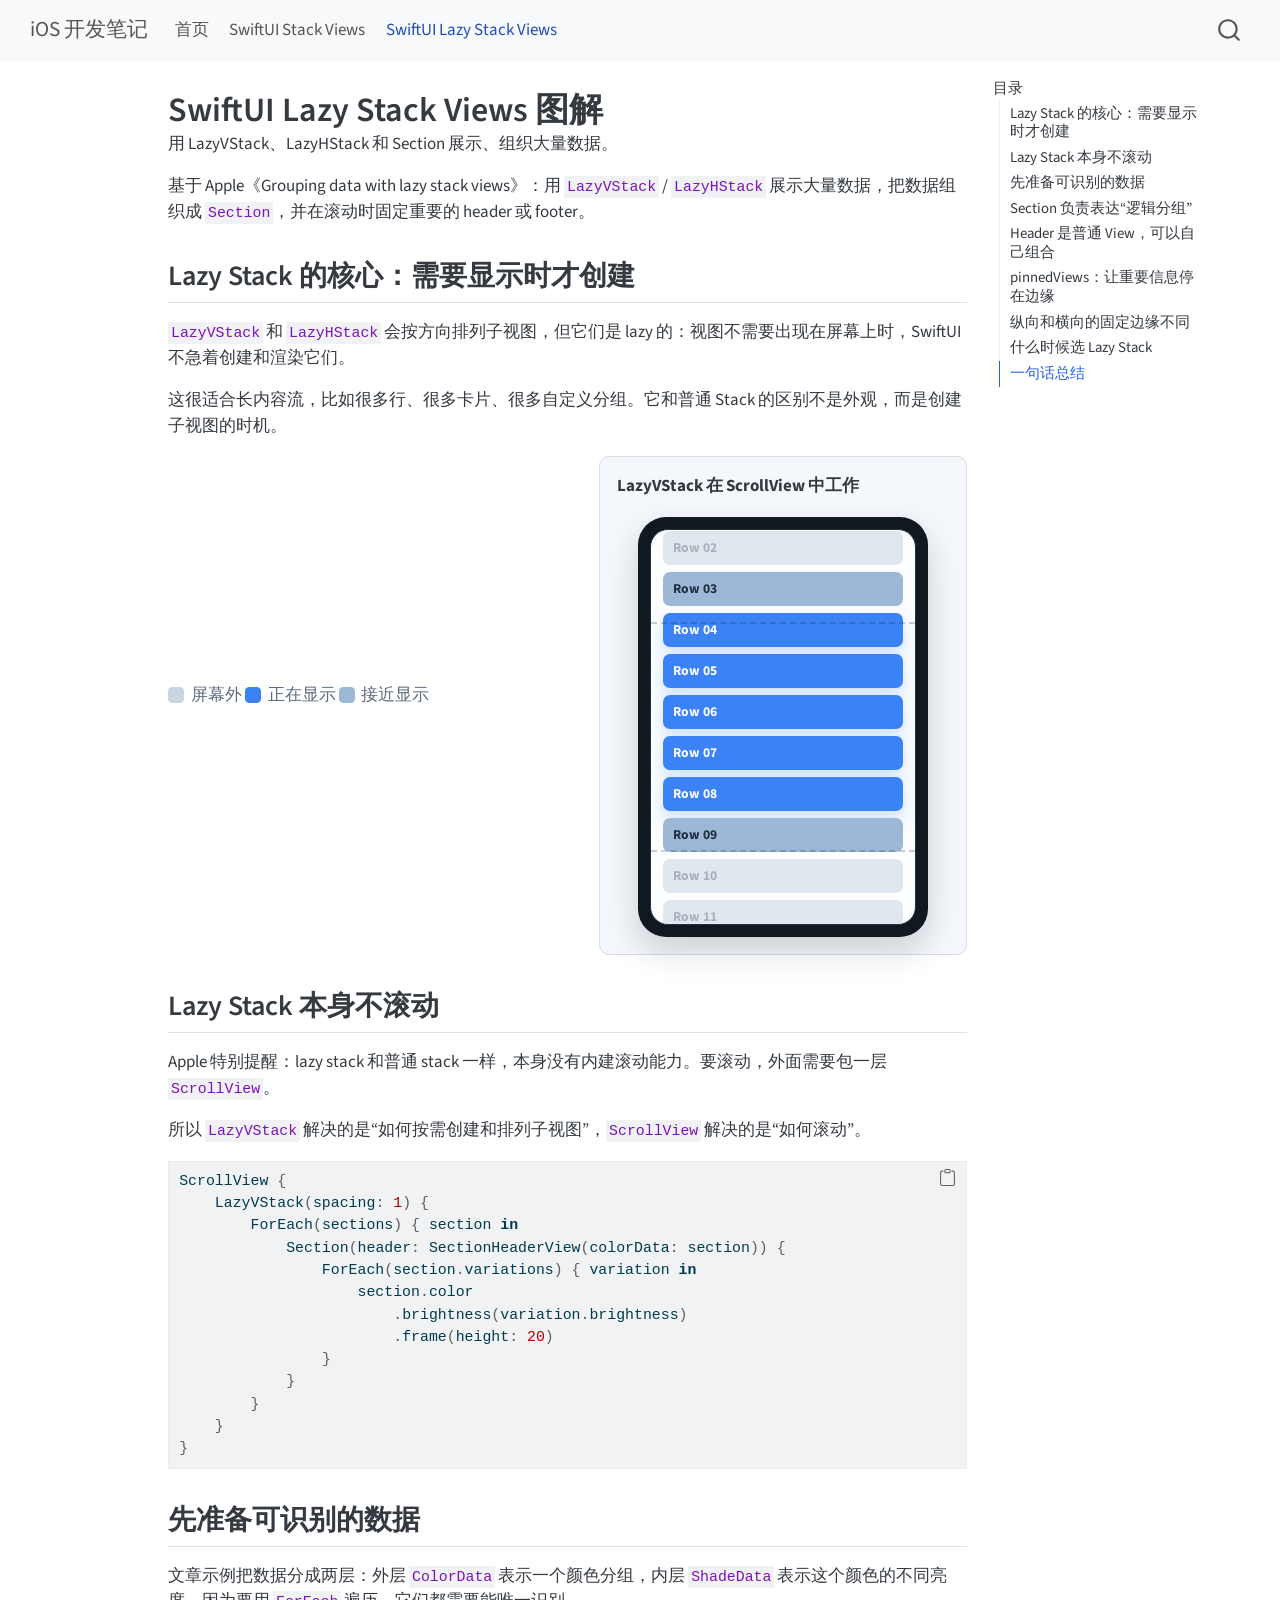
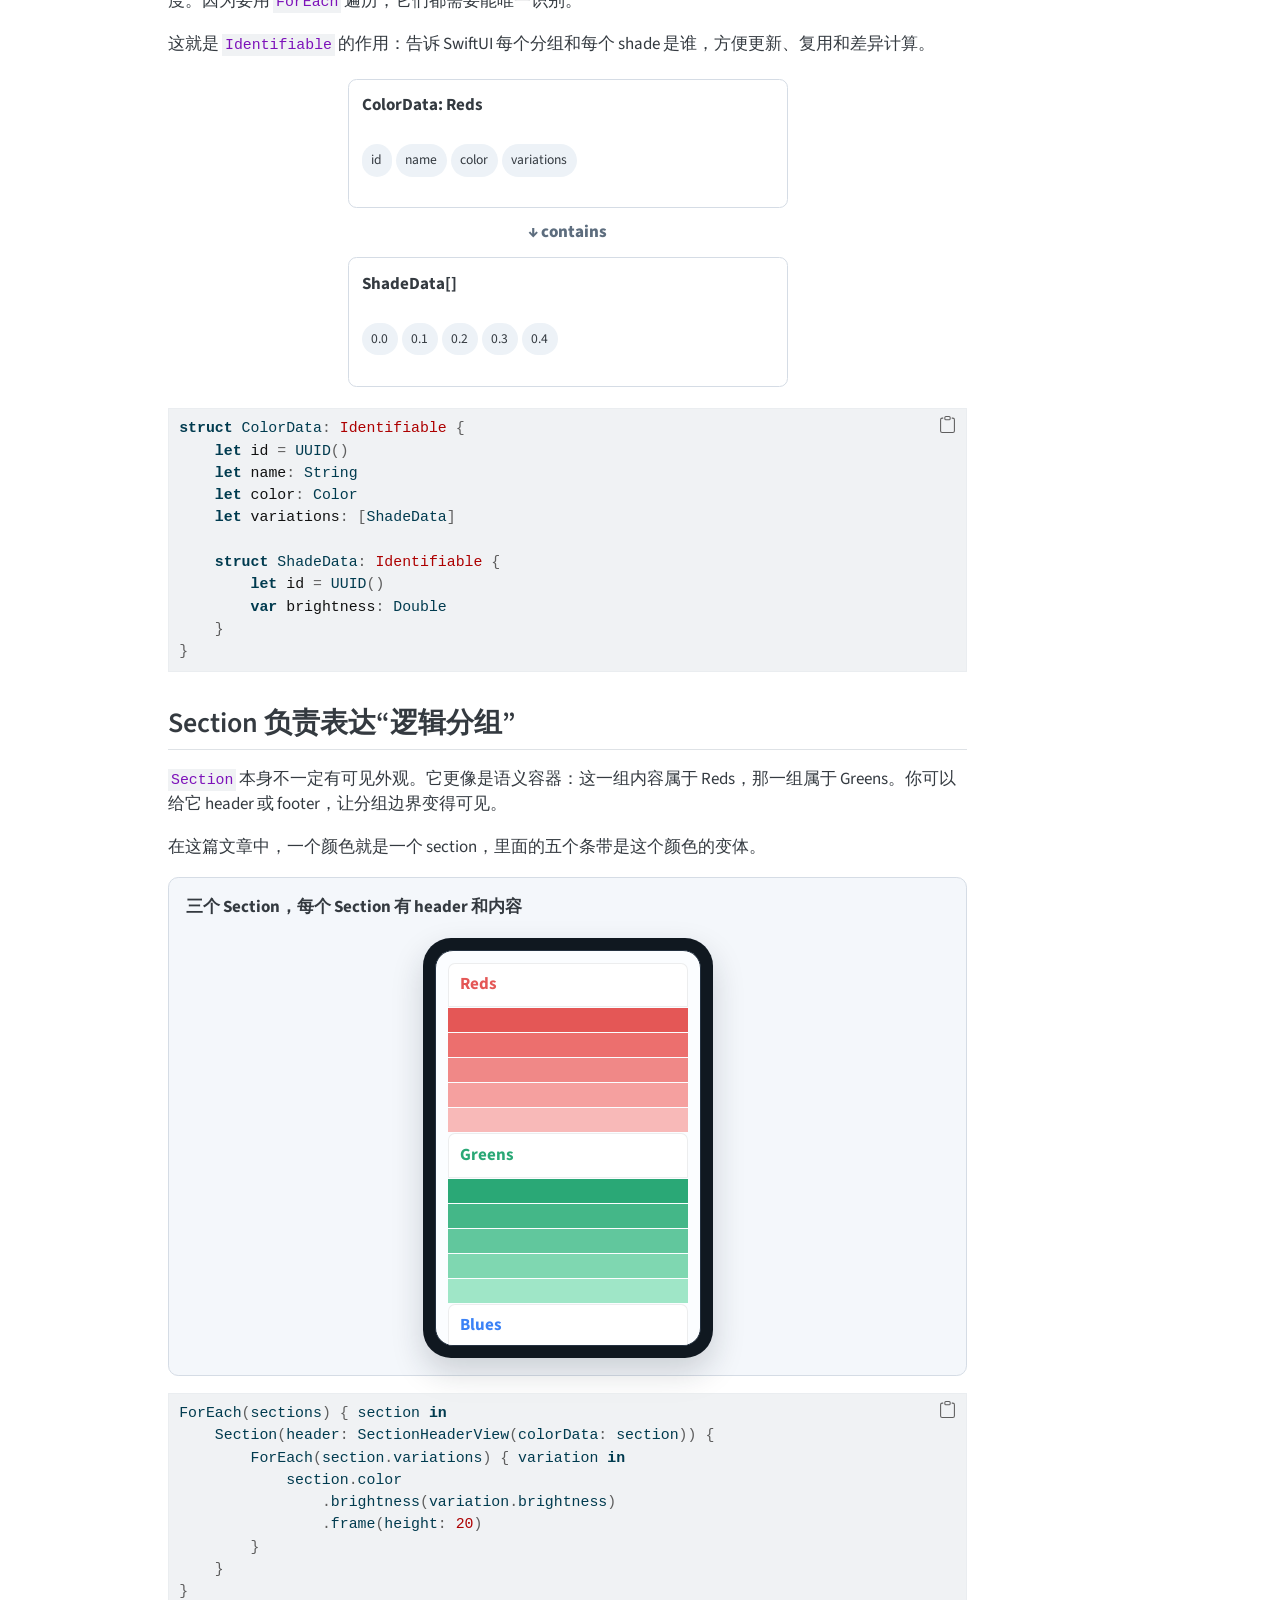
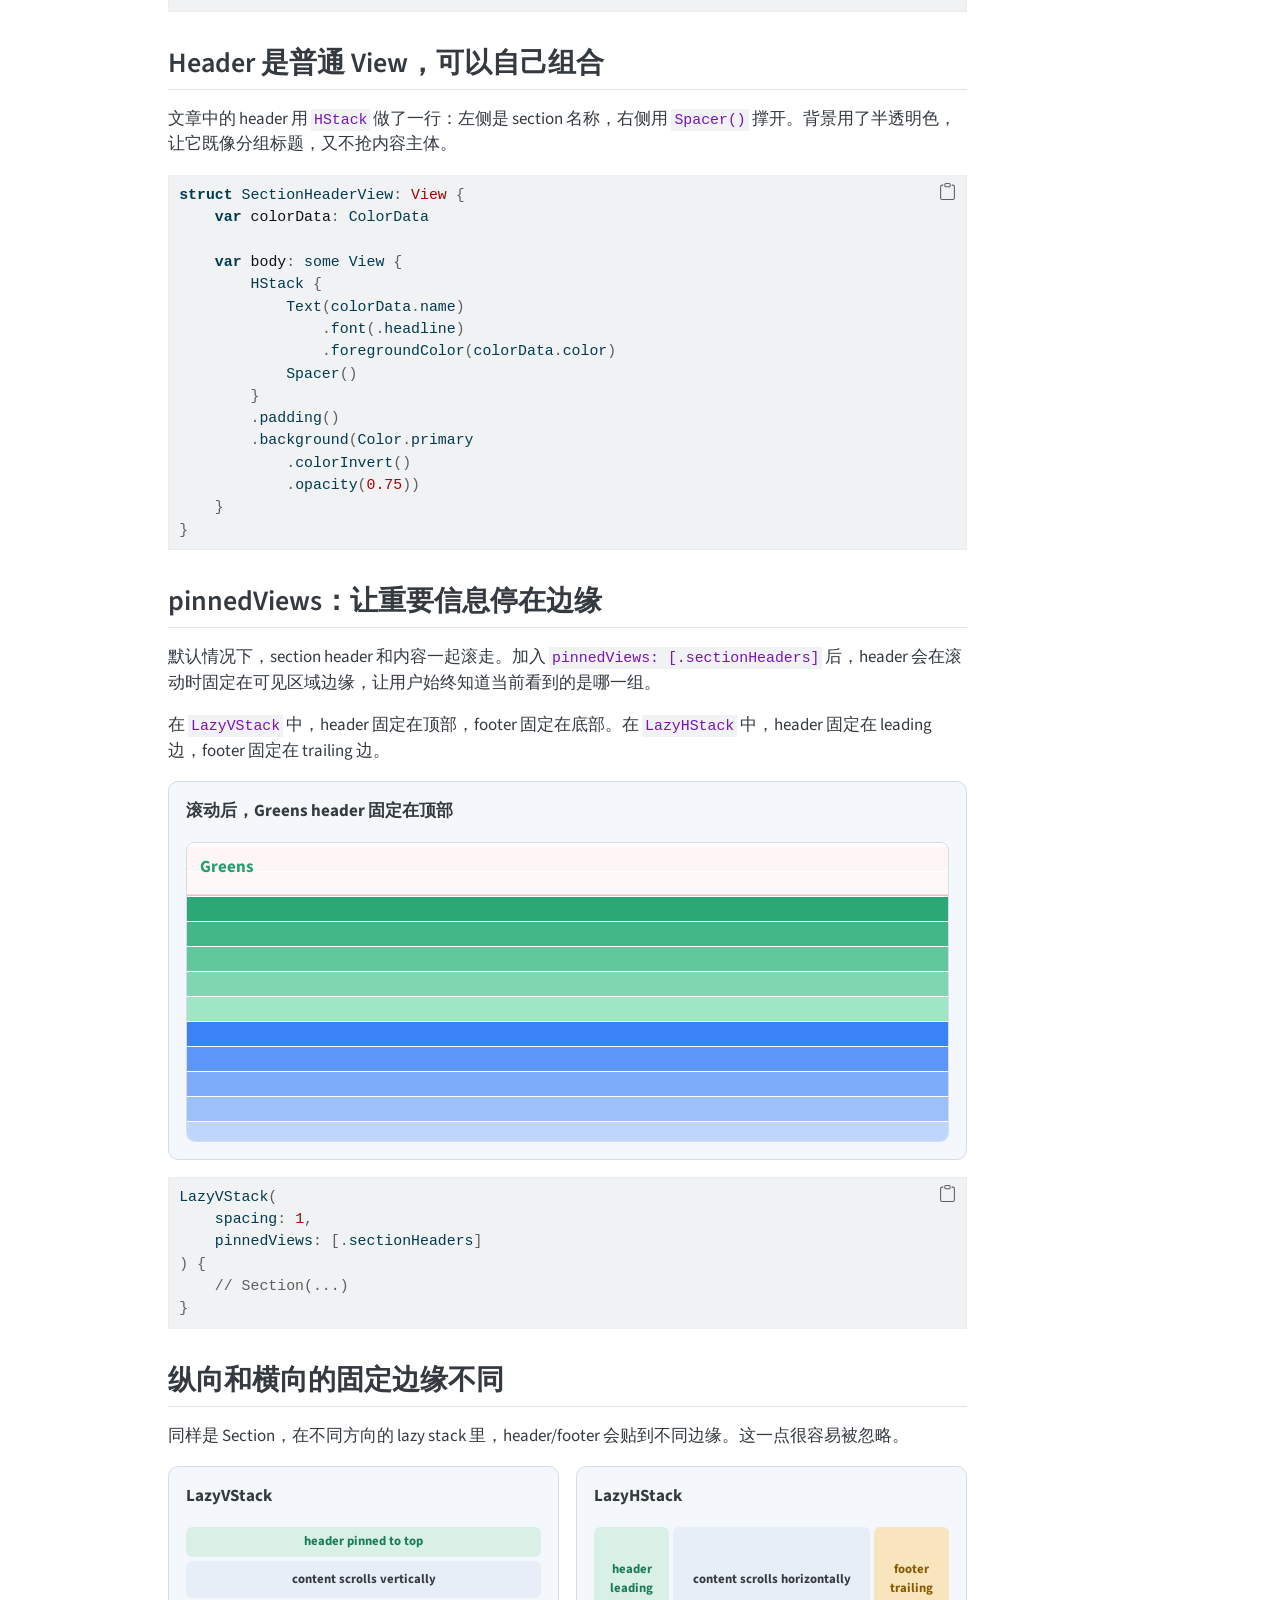
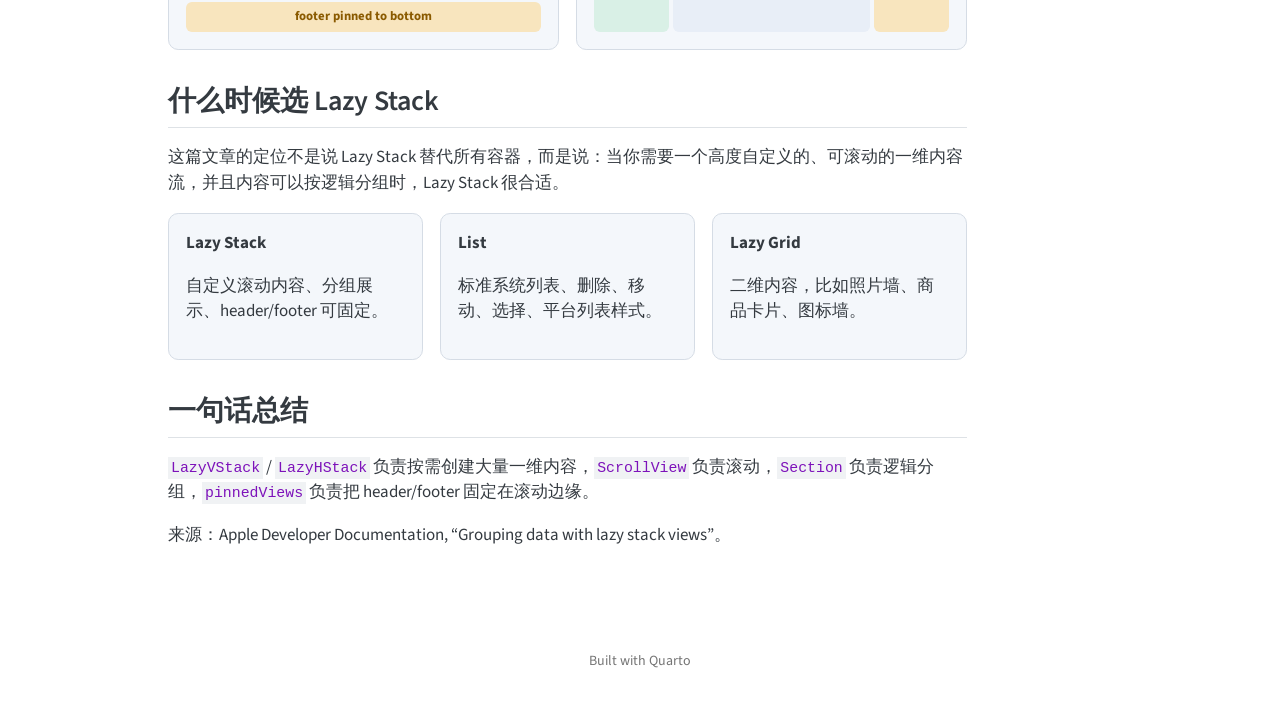
<file: swiftui-lazy-stack.html>
<!DOCTYPE html>
<html xmlns="http://www.w3.org/1999/xhtml" lang="zh-CN" xml:lang="zh-CN"><head>

<meta charset="utf-8">
<meta name="generator" content="quarto-1.9.38">

<meta name="viewport" content="width=device-width, initial-scale=1.0, user-scalable=yes">

<meta name="description" content="用 LazyVStack、LazyHStack 和 Section 展示、组织大量数据。">

<title>SwiftUI Lazy Stack Views 图解 – iOS 开发笔记</title>
<style>
/* Default styles provided by pandoc.
** See https://pandoc.org/MANUAL.html#variables-for-html for config info.
*/
code{white-space: pre-wrap;}
span.smallcaps{font-variant: small-caps;}
div.columns{display: flex; gap: min(4vw, 1.5em);}
div.column{flex: auto; overflow-x: auto;}
div.hanging-indent{margin-left: 1.5em; text-indent: -1.5em;}
ul.task-list{list-style: none;}
ul.task-list li input[type="checkbox"] {
  width: 0.8em;
  margin: 0 0.8em 0.2em -1em; /* quarto-specific, see https://github.com/quarto-dev/quarto-cli/issues/4556 */ 
  vertical-align: middle;
}
/* CSS for syntax highlighting */
html { -webkit-text-size-adjust: 100%; }
pre > code.sourceCode { white-space: pre; position: relative; }
pre > code.sourceCode > span { display: inline-block; line-height: 1.25; }
pre > code.sourceCode > span:empty { height: 1.2em; }
.sourceCode { overflow: visible; }
code.sourceCode > span { color: inherit; text-decoration: inherit; }
div.sourceCode { margin: 1em 0; }
pre.sourceCode { margin: 0; }
@media screen {
div.sourceCode { overflow: auto; }
}
@media print {
pre > code.sourceCode { white-space: pre-wrap; }
pre > code.sourceCode > span { text-indent: -5em; padding-left: 5em; }
}
pre.numberSource code
  { counter-reset: source-line 0; }
pre.numberSource code > span
  { position: relative; left: -4em; counter-increment: source-line; }
pre.numberSource code > span > a:first-child::before
  { content: counter(source-line);
    position: relative; left: -1em; text-align: right; vertical-align: baseline;
    border: none; display: inline-block;
    -webkit-touch-callout: none; -webkit-user-select: none;
    -khtml-user-select: none; -moz-user-select: none;
    -ms-user-select: none; user-select: none;
    padding: 0 4px; width: 4em;
  }
pre.numberSource { margin-left: 3em;  padding-left: 4px; }
div.sourceCode
  {   }
@media screen {
pre > code.sourceCode > span > a:first-child::before { text-decoration: underline; }
}
</style>


<script src="site_libs/quarto-nav/quarto-nav.js"></script>
<script src="site_libs/quarto-nav/headroom.min.js"></script>
<script src="site_libs/clipboard/clipboard.min.js"></script>
<script src="site_libs/quarto-search/autocomplete.umd.js"></script>
<script src="site_libs/quarto-search/fuse.min.js"></script>
<script src="site_libs/quarto-search/quarto-search.js"></script>
<meta name="quarto:offset" content="./">
<script src="site_libs/quarto-html/quarto.js" type="module"></script>
<script src="site_libs/quarto-html/tabsets/tabsets.js" type="module"></script>
<script src="site_libs/quarto-html/popper.min.js"></script>
<script src="site_libs/quarto-html/tippy.umd.min.js"></script>
<script src="site_libs/quarto-html/anchor.min.js"></script>
<link href="site_libs/quarto-html/tippy.css" rel="stylesheet">
<link href="site_libs/quarto-html/quarto-syntax-highlighting-15634bcf2e68342d4ad2dfa704d543f6.css" rel="stylesheet" id="quarto-text-highlighting-styles">
<script src="site_libs/bootstrap/bootstrap.min.js"></script>
<link href="site_libs/bootstrap/bootstrap-icons.css" rel="stylesheet">
<link href="site_libs/bootstrap/bootstrap-21dfb6f5b24708782b3851273225b992.min.css" rel="stylesheet" append-hash="true" id="quarto-bootstrap" data-mode="light">
<script id="quarto-search-options" type="application/json">{
  "location": "navbar",
  "copy-button": false,
  "collapse-after": 3,
  "panel-placement": "end",
  "type": "overlay",
  "limit": 50,
  "keyboard-shortcut": [
    "f",
    "/",
    "s"
  ],
  "show-item-context": false,
  "language": {
    "search-no-results-text": "没有结果",
    "search-matching-documents-text": "匹配的文档",
    "search-copy-link-title": "复制搜索链接",
    "search-hide-matches-text": "隐藏其它匹配结果",
    "search-more-match-text": "更多匹配结果",
    "search-more-matches-text": "更多匹配结果",
    "search-clear-button-title": "清除",
    "search-text-placeholder": "",
    "search-detached-cancel-button-title": "取消",
    "search-submit-button-title": "提交",
    "search-label": "搜索"
  }
}</script>
<style>html{ scroll-behavior: smooth; }</style>


<link rel="stylesheet" href="styles.css">
</head>

<body class="nav-fixed quarto-light">

<div id="quarto-search-results"></div>
  <header id="quarto-header" class="headroom fixed-top">
    <nav class="navbar navbar-expand-lg " data-bs-theme="dark">
      <div class="navbar-container container-fluid">
      <div class="navbar-brand-container mx-auto">
    <a class="navbar-brand" href="./index.html">
    <span class="navbar-title">iOS 开发笔记</span>
    </a>
  </div>
            <div id="quarto-search" class="" title="搜索"></div>
          <button class="navbar-toggler" type="button" data-bs-toggle="collapse" data-bs-target="#navbarCollapse" aria-controls="navbarCollapse" role="menu" aria-expanded="false" aria-label="展开或折叠导航栏" onclick="if (window.quartoToggleHeadroom) { window.quartoToggleHeadroom(); }">
  <span class="navbar-toggler-icon"></span>
</button>
          <div class="collapse navbar-collapse" id="navbarCollapse">
            <ul class="navbar-nav navbar-nav-scroll me-auto">
  <li class="nav-item">
    <a class="nav-link" href="./index.html"> 
<span class="menu-text">首页</span></a>
  </li>  
  <li class="nav-item">
    <a class="nav-link" href="./swiftui-stack.html"> 
<span class="menu-text">SwiftUI Stack Views</span></a>
  </li>  
  <li class="nav-item">
    <a class="nav-link active" href="./swiftui-lazy-stack.html" aria-current="page"> 
<span class="menu-text">SwiftUI Lazy Stack Views</span></a>
  </li>  
</ul>
          </div> <!-- /navcollapse -->
            <div class="quarto-navbar-tools">
</div>
      </div> <!-- /container-fluid -->
    </nav>
</header>
<!-- content -->
<div id="quarto-content" class="quarto-container page-columns page-rows-contents page-layout-article page-navbar">
<!-- sidebar -->
<!-- margin-sidebar -->
    <div id="quarto-margin-sidebar" class="sidebar margin-sidebar">
        <nav id="TOC" role="doc-toc" class="toc-active">
    <h2 id="toc-title">目录</h2>
   
  <ul>
  <li><a href="#lazy-stack-的核心需要显示时才创建" id="toc-lazy-stack-的核心需要显示时才创建" class="nav-link active" data-scroll-target="#lazy-stack-的核心需要显示时才创建">Lazy Stack 的核心：需要显示时才创建</a></li>
  <li><a href="#lazy-stack-本身不滚动" id="toc-lazy-stack-本身不滚动" class="nav-link" data-scroll-target="#lazy-stack-本身不滚动">Lazy Stack 本身不滚动</a></li>
  <li><a href="#先准备可识别的数据" id="toc-先准备可识别的数据" class="nav-link" data-scroll-target="#先准备可识别的数据">先准备可识别的数据</a></li>
  <li><a href="#section-负责表达逻辑分组" id="toc-section-负责表达逻辑分组" class="nav-link" data-scroll-target="#section-负责表达逻辑分组">Section 负责表达“逻辑分组”</a></li>
  <li><a href="#header-是普通-view可以自己组合" id="toc-header-是普通-view可以自己组合" class="nav-link" data-scroll-target="#header-是普通-view可以自己组合">Header 是普通 View，可以自己组合</a></li>
  <li><a href="#pinnedviews让重要信息停在边缘" id="toc-pinnedviews让重要信息停在边缘" class="nav-link" data-scroll-target="#pinnedviews让重要信息停在边缘">pinnedViews：让重要信息停在边缘</a></li>
  <li><a href="#纵向和横向的固定边缘不同" id="toc-纵向和横向的固定边缘不同" class="nav-link" data-scroll-target="#纵向和横向的固定边缘不同">纵向和横向的固定边缘不同</a></li>
  <li><a href="#什么时候选-lazy-stack" id="toc-什么时候选-lazy-stack" class="nav-link" data-scroll-target="#什么时候选-lazy-stack">什么时候选 Lazy Stack</a></li>
  <li><a href="#一句话总结" id="toc-一句话总结" class="nav-link" data-scroll-target="#一句话总结">一句话总结</a></li>
  </ul>
</nav>
    </div>
<!-- main -->
<main class="content" id="quarto-document-content">

<header id="title-block-header" class="quarto-title-block default">
<div class="quarto-title">
<h1 class="title">SwiftUI Lazy Stack Views 图解</h1>
</div>

<div>
  <div class="description">
    用 LazyVStack、LazyHStack 和 Section 展示、组织大量数据。
  </div>
</div>


<div class="quarto-title-meta">

    
  
    
  </div>
  


</header>


<p>基于 Apple《Grouping data with lazy stack views》：用 <code>LazyVStack</code> / <code>LazyHStack</code> 展示大量数据，把数据组织成 <code>Section</code>，并在滚动时固定重要的 header 或 footer。</p>
<section id="lazy-stack-的核心需要显示时才创建" class="level2">
<h2 class="anchored" data-anchor-id="lazy-stack-的核心需要显示时才创建">Lazy Stack 的核心：需要显示时才创建</h2>
<p><code>LazyVStack</code> 和 <code>LazyHStack</code> 会按方向排列子视图，但它们是 lazy 的：视图不需要出现在屏幕上时，SwiftUI 不急着创建和渲染它们。</p>
<p>这很适合长内容流，比如很多行、很多卡片、很多自定义分组。它和普通 Stack 的区别不是外观，而是创建子视图的时机。</p>
<div class="lazy-layout-grid">
<div class="lazy-legend">
<p><span><i class="lazy-swatch offscreen"></i>屏幕外</span> <span><i class="lazy-swatch visible"></i>正在显示</span> <span><i class="lazy-swatch nearby"></i>接近显示</span></p>
</div>
<div class="lazy-stage">
<p><strong>LazyVStack 在 ScrollView 中工作</strong></p>
<div class="lazy-phone">
<div class="lazy-screen">
<div class="lazy-viewport">

</div>
<div class="lazy-list">
<div class="lazy-row offscreen">
Row 01
</div>
<div class="lazy-row offscreen">
Row 02
</div>
<div class="lazy-row nearby">
Row 03
</div>
<div class="lazy-row visible">
Row 04
</div>
<div class="lazy-row visible">
Row 05
</div>
<div class="lazy-row visible">
Row 06
</div>
<div class="lazy-row visible">
Row 07
</div>
<div class="lazy-row visible">
Row 08
</div>
<div class="lazy-row nearby">
Row 09
</div>
<div class="lazy-row offscreen">
Row 10
</div>
<div class="lazy-row offscreen">
Row 11
</div>
</div>
</div>
</div>
</div>
</div>
</section>
<section id="lazy-stack-本身不滚动" class="level2">
<h2 class="anchored" data-anchor-id="lazy-stack-本身不滚动">Lazy Stack 本身不滚动</h2>
<p>Apple 特别提醒：lazy stack 和普通 stack 一样，本身没有内建滚动能力。要滚动，外面需要包一层 <code>ScrollView</code>。</p>
<p>所以 <code>LazyVStack</code> 解决的是“如何按需创建和排列子视图”，<code>ScrollView</code> 解决的是“如何滚动”。</p>
<div class="code-copy-outer-scaffold"><div class="sourceCode" id="cb1"><pre class="sourceCode swift code-with-copy"><code class="sourceCode swift"><span id="cb1-1"><a href="#cb1-1" aria-hidden="true" tabindex="-1"></a>ScrollView <span class="op">{</span></span>
<span id="cb1-2"><a href="#cb1-2" aria-hidden="true" tabindex="-1"></a>    LazyVStack<span class="op">(</span>spacing<span class="op">:</span> <span class="dv">1</span><span class="op">)</span> <span class="op">{</span></span>
<span id="cb1-3"><a href="#cb1-3" aria-hidden="true" tabindex="-1"></a>        ForEach<span class="op">(</span>sections<span class="op">)</span> <span class="op">{</span> section <span class="cf">in</span></span>
<span id="cb1-4"><a href="#cb1-4" aria-hidden="true" tabindex="-1"></a>            Section<span class="op">(</span>header<span class="op">:</span> SectionHeaderView<span class="op">(</span>colorData<span class="op">:</span> section<span class="op">))</span> <span class="op">{</span></span>
<span id="cb1-5"><a href="#cb1-5" aria-hidden="true" tabindex="-1"></a>                ForEach<span class="op">(</span>section<span class="op">.</span>variations<span class="op">)</span> <span class="op">{</span> variation <span class="cf">in</span></span>
<span id="cb1-6"><a href="#cb1-6" aria-hidden="true" tabindex="-1"></a>                    section<span class="op">.</span>color</span>
<span id="cb1-7"><a href="#cb1-7" aria-hidden="true" tabindex="-1"></a>                        <span class="op">.</span>brightness<span class="op">(</span>variation<span class="op">.</span>brightness<span class="op">)</span></span>
<span id="cb1-8"><a href="#cb1-8" aria-hidden="true" tabindex="-1"></a>                        <span class="op">.</span>frame<span class="op">(</span>height<span class="op">:</span> <span class="dv">20</span><span class="op">)</span></span>
<span id="cb1-9"><a href="#cb1-9" aria-hidden="true" tabindex="-1"></a>                <span class="op">}</span></span>
<span id="cb1-10"><a href="#cb1-10" aria-hidden="true" tabindex="-1"></a>            <span class="op">}</span></span>
<span id="cb1-11"><a href="#cb1-11" aria-hidden="true" tabindex="-1"></a>        <span class="op">}</span></span>
<span id="cb1-12"><a href="#cb1-12" aria-hidden="true" tabindex="-1"></a>    <span class="op">}</span></span>
<span id="cb1-13"><a href="#cb1-13" aria-hidden="true" tabindex="-1"></a><span class="op">}</span></span></code></pre></div><button title="复制到剪贴板" class="code-copy-button"><i class="bi"></i></button></div>
</section>
<section id="先准备可识别的数据" class="level2">
<h2 class="anchored" data-anchor-id="先准备可识别的数据">先准备可识别的数据</h2>
<p>文章示例把数据分成两层：外层 <code>ColorData</code> 表示一个颜色分组，内层 <code>ShadeData</code> 表示这个颜色的不同亮度。因为要用 <code>ForEach</code> 遍历，它们都需要能唯一识别。</p>
<p>这就是 <code>Identifiable</code> 的作用：告诉 SwiftUI 每个分组和每个 shade 是谁，方便更新、复用和差异计算。</p>
<div class="lazy-data-model">
<div class="lazy-model-card">
<p><strong>ColorData: Reds</strong></p>
<p><span>id</span><span>name</span><span>color</span><span>variations</span></p>
</div>
<div class="lazy-arrow">
↓ contains
</div>
<div class="lazy-model-card">
<p><strong>ShadeData[]</strong></p>
<p><span>0.0</span><span>0.1</span><span>0.2</span><span>0.3</span><span>0.4</span></p>
</div>
</div>
<div class="code-copy-outer-scaffold"><div class="sourceCode" id="cb2"><pre class="sourceCode swift code-with-copy"><code class="sourceCode swift"><span id="cb2-1"><a href="#cb2-1" aria-hidden="true" tabindex="-1"></a><span class="kw">struct</span> ColorData<span class="op">:</span> <span class="dt">Identifiable</span> <span class="op">{</span></span>
<span id="cb2-2"><a href="#cb2-2" aria-hidden="true" tabindex="-1"></a>    <span class="kw">let</span> <span class="va">id</span> <span class="op">=</span> UUID<span class="op">()</span></span>
<span id="cb2-3"><a href="#cb2-3" aria-hidden="true" tabindex="-1"></a>    <span class="kw">let</span> <span class="va">name</span><span class="op">:</span> String</span>
<span id="cb2-4"><a href="#cb2-4" aria-hidden="true" tabindex="-1"></a>    <span class="kw">let</span> <span class="va">color</span><span class="op">:</span> Color</span>
<span id="cb2-5"><a href="#cb2-5" aria-hidden="true" tabindex="-1"></a>    <span class="kw">let</span> <span class="va">variations</span><span class="op">:</span> <span class="op">[</span>ShadeData<span class="op">]</span></span>
<span id="cb2-6"><a href="#cb2-6" aria-hidden="true" tabindex="-1"></a></span>
<span id="cb2-7"><a href="#cb2-7" aria-hidden="true" tabindex="-1"></a>    <span class="kw">struct</span> ShadeData<span class="op">:</span> <span class="dt">Identifiable</span> <span class="op">{</span></span>
<span id="cb2-8"><a href="#cb2-8" aria-hidden="true" tabindex="-1"></a>        <span class="kw">let</span> <span class="va">id</span> <span class="op">=</span> UUID<span class="op">()</span></span>
<span id="cb2-9"><a href="#cb2-9" aria-hidden="true" tabindex="-1"></a>        <span class="kw">var</span> <span class="va">brightness</span><span class="op">:</span> Double</span>
<span id="cb2-10"><a href="#cb2-10" aria-hidden="true" tabindex="-1"></a>    <span class="op">}</span></span>
<span id="cb2-11"><a href="#cb2-11" aria-hidden="true" tabindex="-1"></a><span class="op">}</span></span></code></pre></div><button title="复制到剪贴板" class="code-copy-button"><i class="bi"></i></button></div>
</section>
<section id="section-负责表达逻辑分组" class="level2">
<h2 class="anchored" data-anchor-id="section-负责表达逻辑分组">Section 负责表达“逻辑分组”</h2>
<p><code>Section</code> 本身不一定有可见外观。它更像是语义容器：这一组内容属于 Reds，那一组属于 Greens。你可以给它 header 或 footer，让分组边界变得可见。</p>
<p>在这篇文章中，一个颜色就是一个 section，里面的五个条带是这个颜色的变体。</p>
<div class="lazy-stage">
<p><strong>三个 Section，每个 Section 有 header 和内容</strong></p>
<div class="lazy-phone sections">
<div class="lazy-screen">
<div class="lazy-section-list">
<strong class="red-text">Reds</strong><i class="red-0"></i><i class="red-1"></i><i class="red-2"></i><i class="red-3"></i><i class="red-4"></i><strong class="green-text">Greens</strong><i class="green-0"></i><i class="green-1"></i><i class="green-2"></i><i class="green-3"></i><i class="green-4"></i><strong class="blue-text">Blues</strong><i class="blue-0"></i><i class="blue-1"></i><i class="blue-2"></i><i class="blue-3"></i><i class="blue-4"></i>
</div>
</div>
</div>
</div>
<div class="code-copy-outer-scaffold"><div class="sourceCode" id="cb3"><pre class="sourceCode swift code-with-copy"><code class="sourceCode swift"><span id="cb3-1"><a href="#cb3-1" aria-hidden="true" tabindex="-1"></a>ForEach<span class="op">(</span>sections<span class="op">)</span> <span class="op">{</span> section <span class="cf">in</span></span>
<span id="cb3-2"><a href="#cb3-2" aria-hidden="true" tabindex="-1"></a>    Section<span class="op">(</span>header<span class="op">:</span> SectionHeaderView<span class="op">(</span>colorData<span class="op">:</span> section<span class="op">))</span> <span class="op">{</span></span>
<span id="cb3-3"><a href="#cb3-3" aria-hidden="true" tabindex="-1"></a>        ForEach<span class="op">(</span>section<span class="op">.</span>variations<span class="op">)</span> <span class="op">{</span> variation <span class="cf">in</span></span>
<span id="cb3-4"><a href="#cb3-4" aria-hidden="true" tabindex="-1"></a>            section<span class="op">.</span>color</span>
<span id="cb3-5"><a href="#cb3-5" aria-hidden="true" tabindex="-1"></a>                <span class="op">.</span>brightness<span class="op">(</span>variation<span class="op">.</span>brightness<span class="op">)</span></span>
<span id="cb3-6"><a href="#cb3-6" aria-hidden="true" tabindex="-1"></a>                <span class="op">.</span>frame<span class="op">(</span>height<span class="op">:</span> <span class="dv">20</span><span class="op">)</span></span>
<span id="cb3-7"><a href="#cb3-7" aria-hidden="true" tabindex="-1"></a>        <span class="op">}</span></span>
<span id="cb3-8"><a href="#cb3-8" aria-hidden="true" tabindex="-1"></a>    <span class="op">}</span></span>
<span id="cb3-9"><a href="#cb3-9" aria-hidden="true" tabindex="-1"></a><span class="op">}</span></span></code></pre></div><button title="复制到剪贴板" class="code-copy-button"><i class="bi"></i></button></div>
</section>
<section id="header-是普通-view可以自己组合" class="level2">
<h2 class="anchored" data-anchor-id="header-是普通-view可以自己组合">Header 是普通 View，可以自己组合</h2>
<p>文章中的 header 用 <code>HStack</code> 做了一行：左侧是 section 名称，右侧用 <code>Spacer()</code> 撑开。背景用了半透明色，让它既像分组标题，又不抢内容主体。</p>
<div class="code-copy-outer-scaffold"><div class="sourceCode" id="cb4"><pre class="sourceCode swift code-with-copy"><code class="sourceCode swift"><span id="cb4-1"><a href="#cb4-1" aria-hidden="true" tabindex="-1"></a><span class="kw">struct</span> SectionHeaderView<span class="op">:</span> <span class="dt">View</span> <span class="op">{</span></span>
<span id="cb4-2"><a href="#cb4-2" aria-hidden="true" tabindex="-1"></a>    <span class="kw">var</span> <span class="va">colorData</span><span class="op">:</span> ColorData</span>
<span id="cb4-3"><a href="#cb4-3" aria-hidden="true" tabindex="-1"></a></span>
<span id="cb4-4"><a href="#cb4-4" aria-hidden="true" tabindex="-1"></a>    <span class="kw">var</span> <span class="va">body</span><span class="op">:</span> some View <span class="op">{</span></span>
<span id="cb4-5"><a href="#cb4-5" aria-hidden="true" tabindex="-1"></a>        HStack <span class="op">{</span></span>
<span id="cb4-6"><a href="#cb4-6" aria-hidden="true" tabindex="-1"></a>            Text<span class="op">(</span>colorData<span class="op">.</span>name<span class="op">)</span></span>
<span id="cb4-7"><a href="#cb4-7" aria-hidden="true" tabindex="-1"></a>                <span class="op">.</span>font<span class="op">(.</span>headline<span class="op">)</span></span>
<span id="cb4-8"><a href="#cb4-8" aria-hidden="true" tabindex="-1"></a>                <span class="op">.</span>foregroundColor<span class="op">(</span>colorData<span class="op">.</span>color<span class="op">)</span></span>
<span id="cb4-9"><a href="#cb4-9" aria-hidden="true" tabindex="-1"></a>            Spacer<span class="op">()</span></span>
<span id="cb4-10"><a href="#cb4-10" aria-hidden="true" tabindex="-1"></a>        <span class="op">}</span></span>
<span id="cb4-11"><a href="#cb4-11" aria-hidden="true" tabindex="-1"></a>        <span class="op">.</span>padding<span class="op">()</span></span>
<span id="cb4-12"><a href="#cb4-12" aria-hidden="true" tabindex="-1"></a>        <span class="op">.</span>background<span class="op">(</span>Color<span class="op">.</span>primary</span>
<span id="cb4-13"><a href="#cb4-13" aria-hidden="true" tabindex="-1"></a>            <span class="op">.</span>colorInvert<span class="op">()</span></span>
<span id="cb4-14"><a href="#cb4-14" aria-hidden="true" tabindex="-1"></a>            <span class="op">.</span>opacity<span class="op">(</span><span class="fl">0.75</span><span class="op">))</span></span>
<span id="cb4-15"><a href="#cb4-15" aria-hidden="true" tabindex="-1"></a>    <span class="op">}</span></span>
<span id="cb4-16"><a href="#cb4-16" aria-hidden="true" tabindex="-1"></a><span class="op">}</span></span></code></pre></div><button title="复制到剪贴板" class="code-copy-button"><i class="bi"></i></button></div>
</section>
<section id="pinnedviews让重要信息停在边缘" class="level2">
<h2 class="anchored" data-anchor-id="pinnedviews让重要信息停在边缘">pinnedViews：让重要信息停在边缘</h2>
<p>默认情况下，section header 和内容一起滚走。加入 <code>pinnedViews: [.sectionHeaders]</code> 后，header 会在滚动时固定在可见区域边缘，让用户始终知道当前看到的是哪一组。</p>
<p>在 <code>LazyVStack</code> 中，header 固定在顶部，footer 固定在底部。在 <code>LazyHStack</code> 中，header 固定在 leading 边，footer 固定在 trailing 边。</p>
<div class="lazy-stage">
<p><strong>滚动后，Greens header 固定在顶部</strong></p>
<div class="lazy-pin-demo">
<strong>Greens</strong>
<div>
<i class="red-3"></i><i class="red-4"></i><i class="green-0"></i><i class="green-1"></i><i class="green-2"></i><i class="green-3"></i><i class="green-4"></i><i class="blue-0"></i><i class="blue-1"></i><i class="blue-2"></i><i class="blue-3"></i><i class="blue-4"></i>
</div>
</div>
</div>
<div class="code-copy-outer-scaffold"><div class="sourceCode" id="cb5"><pre class="sourceCode swift code-with-copy"><code class="sourceCode swift"><span id="cb5-1"><a href="#cb5-1" aria-hidden="true" tabindex="-1"></a>LazyVStack<span class="op">(</span></span>
<span id="cb5-2"><a href="#cb5-2" aria-hidden="true" tabindex="-1"></a>    spacing<span class="op">:</span> <span class="dv">1</span><span class="op">,</span></span>
<span id="cb5-3"><a href="#cb5-3" aria-hidden="true" tabindex="-1"></a>    pinnedViews<span class="op">:</span> <span class="op">[.</span>sectionHeaders<span class="op">]</span></span>
<span id="cb5-4"><a href="#cb5-4" aria-hidden="true" tabindex="-1"></a><span class="op">)</span> <span class="op">{</span></span>
<span id="cb5-5"><a href="#cb5-5" aria-hidden="true" tabindex="-1"></a>    <span class="co">// Section(...)</span></span>
<span id="cb5-6"><a href="#cb5-6" aria-hidden="true" tabindex="-1"></a><span class="op">}</span></span></code></pre></div><button title="复制到剪贴板" class="code-copy-button"><i class="bi"></i></button></div>
</section>
<section id="纵向和横向的固定边缘不同" class="level2">
<h2 class="anchored" data-anchor-id="纵向和横向的固定边缘不同">纵向和横向的固定边缘不同</h2>
<p>同样是 Section，在不同方向的 lazy stack 里，header/footer 会贴到不同边缘。这一点很容易被忽略。</p>
<div class="lazy-comparison-grid">
<div class="lazy-axis-card">
<p><strong>LazyVStack</strong></p>
<div class="lazy-axis vertical">
<span>header pinned to top</span><span>content scrolls vertically</span><span>footer pinned to bottom</span>
</div>
</div>
<div class="lazy-axis-card">
<p><strong>LazyHStack</strong></p>
<div class="lazy-axis horizontal">
<span>header leading</span><span>content scrolls horizontally</span><span>footer trailing</span>
</div>
</div>
</div>
</section>
<section id="什么时候选-lazy-stack" class="level2">
<h2 class="anchored" data-anchor-id="什么时候选-lazy-stack">什么时候选 Lazy Stack</h2>
<p>这篇文章的定位不是说 Lazy Stack 替代所有容器，而是说：当你需要一个高度自定义的、可滚动的一维内容流，并且内容可以按逻辑分组时，Lazy Stack 很合适。</p>
<div class="lazy-decision-grid">
<div class="lazy-choice">
<p><strong>Lazy Stack</strong></p>
<p>自定义滚动内容、分组展示、header/footer 可固定。</p>
</div>
<div class="lazy-choice">
<p><strong>List</strong></p>
<p>标准系统列表、删除、移动、选择、平台列表样式。</p>
</div>
<div class="lazy-choice">
<p><strong>Lazy Grid</strong></p>
<p>二维内容，比如照片墙、商品卡片、图标墙。</p>
</div>
</div>
</section>
<section id="一句话总结" class="level2">
<h2 class="anchored" data-anchor-id="一句话总结">一句话总结</h2>
<p><code>LazyVStack</code> / <code>LazyHStack</code> 负责按需创建大量一维内容，<code>ScrollView</code> 负责滚动，<code>Section</code> 负责逻辑分组，<code>pinnedViews</code> 负责把 header/footer 固定在滚动边缘。</p>
<p>来源：Apple Developer Documentation, “Grouping data with lazy stack views”。</p>


</section>

</main> <!-- /main -->
<script id="quarto-html-after-body" type="application/javascript">
  window.document.addEventListener("DOMContentLoaded", function (event) {
    const icon = "";
    const anchorJS = new window.AnchorJS();
    anchorJS.options = {
      placement: 'right',
      icon: icon
    };
    anchorJS.add('.anchored');
    const isCodeAnnotation = (el) => {
      for (const clz of el.classList) {
        if (clz.startsWith('code-annotation-')) {                     
          return true;
        }
      }
      return false;
    }
    const onCopySuccess = function(e) {
      // button target
      const button = e.trigger;
      // don't keep focus
      button.blur();
      // flash "checked"
      button.classList.add('code-copy-button-checked');
      var currentTitle = button.getAttribute("title");
      button.setAttribute("title", "已复制");
      let tooltip;
      if (window.bootstrap) {
        button.setAttribute("data-bs-toggle", "tooltip");
        button.setAttribute("data-bs-placement", "left");
        button.setAttribute("data-bs-title", "已复制");
        tooltip = new bootstrap.Tooltip(button, 
          { trigger: "manual", 
            customClass: "code-copy-button-tooltip",
            offset: [0, -8]});
        tooltip.show();    
      }
      setTimeout(function() {
        if (tooltip) {
          tooltip.hide();
          button.removeAttribute("data-bs-title");
          button.removeAttribute("data-bs-toggle");
          button.removeAttribute("data-bs-placement");
        }
        button.setAttribute("title", currentTitle);
        button.classList.remove('code-copy-button-checked');
      }, 1000);
      // clear code selection
      e.clearSelection();
    }
    const getTextToCopy = function(trigger) {
      const outerScaffold = trigger.parentElement.cloneNode(true);
      const codeEl = outerScaffold.querySelector('code');
      for (const childEl of codeEl.children) {
        if (isCodeAnnotation(childEl)) {
          childEl.remove();
        }
      }
      return codeEl.innerText;
    }
    const clipboard = new window.ClipboardJS('.code-copy-button:not([data-in-quarto-modal])', {
      text: getTextToCopy
    });
    clipboard.on('success', onCopySuccess);
    if (window.document.getElementById('quarto-embedded-source-code-modal')) {
      const clipboardModal = new window.ClipboardJS('.code-copy-button[data-in-quarto-modal]', {
        text: getTextToCopy,
        container: window.document.getElementById('quarto-embedded-source-code-modal')
      });
      clipboardModal.on('success', onCopySuccess);
    }
      var localhostRegex = new RegExp(/^(?:http|https):\/\/localhost\:?[0-9]*\//);
      var mailtoRegex = new RegExp(/^mailto:/);
        var filterRegex = new RegExp('/' + window.location.host + '/');
      var isInternal = (href) => {
          return filterRegex.test(href) || localhostRegex.test(href) || mailtoRegex.test(href);
      }
      // Inspect non-navigation links and adorn them if external
     var links = window.document.querySelectorAll('a[href]:not(.nav-link):not(.navbar-brand):not(.toc-action):not(.sidebar-link):not(.sidebar-item-toggle):not(.pagination-link):not(.no-external):not([aria-hidden]):not(.dropdown-item):not(.quarto-navigation-tool):not(.about-link)');
      for (var i=0; i<links.length; i++) {
        const link = links[i];
        if (!isInternal(link.href)) {
          // undo the damage that might have been done by quarto-nav.js in the case of
          // links that we want to consider external
          if (link.dataset.originalHref !== undefined) {
            link.href = link.dataset.originalHref;
          }
        }
      }
    function tippyHover(el, contentFn, onTriggerFn, onUntriggerFn) {
      const config = {
        allowHTML: true,
        maxWidth: 500,
        delay: 100,
        arrow: false,
        appendTo: function(el) {
            return el.parentElement;
        },
        interactive: true,
        interactiveBorder: 10,
        theme: 'quarto',
        placement: 'bottom-start',
      };
      if (contentFn) {
        config.content = contentFn;
      }
      if (onTriggerFn) {
        config.onTrigger = onTriggerFn;
      }
      if (onUntriggerFn) {
        config.onUntrigger = onUntriggerFn;
      }
      window.tippy(el, config); 
    }
    const noterefs = window.document.querySelectorAll('a[role="doc-noteref"]');
    for (var i=0; i<noterefs.length; i++) {
      const ref = noterefs[i];
      tippyHover(ref, function() {
        // use id or data attribute instead here
        let href = ref.getAttribute('data-footnote-href') || ref.getAttribute('href');
        try { href = new URL(href).hash; } catch {}
        const id = href.replace(/^#\/?/, "");
        const note = window.document.getElementById(id);
        if (note) {
          return note.innerHTML;
        } else {
          return "";
        }
      });
    }
    const xrefs = window.document.querySelectorAll('a.quarto-xref');
    const processXRef = (id, note) => {
      // Strip column container classes
      const stripColumnClz = (el) => {
        el.classList.remove("page-full", "page-columns");
        if (el.children) {
          for (const child of el.children) {
            stripColumnClz(child);
          }
        }
      }
      stripColumnClz(note)
      if (id === null || id.startsWith('sec-')) {
        // Special case sections, only their first couple elements
        const container = document.createElement("div");
        if (note.children && note.children.length > 2) {
          container.appendChild(note.children[0].cloneNode(true));
          for (let i = 1; i < note.children.length; i++) {
            const child = note.children[i];
            if (child.tagName === "P" && child.innerText === "") {
              continue;
            } else {
              container.appendChild(child.cloneNode(true));
              break;
            }
          }
          if (window.Quarto?.typesetMath) {
            window.Quarto.typesetMath(container);
          }
          return container.innerHTML
        } else {
          if (window.Quarto?.typesetMath) {
            window.Quarto.typesetMath(note);
          }
          return note.innerHTML;
        }
      } else {
        // Remove any anchor links if they are present
        const anchorLink = note.querySelector('a.anchorjs-link');
        if (anchorLink) {
          anchorLink.remove();
        }
        if (window.Quarto?.typesetMath) {
          window.Quarto.typesetMath(note);
        }
        if (note.classList.contains("callout")) {
          return note.outerHTML;
        } else {
          return note.innerHTML;
        }
      }
    }
    for (var i=0; i<xrefs.length; i++) {
      const xref = xrefs[i];
      tippyHover(xref, undefined, function(instance) {
        instance.disable();
        let url = xref.getAttribute('href');
        let hash = undefined; 
        if (url.startsWith('#')) {
          hash = url;
        } else {
          try { hash = new URL(url).hash; } catch {}
        }
        if (hash) {
          const id = hash.replace(/^#\/?/, "");
          const note = window.document.getElementById(id);
          if (note !== null) {
            try {
              const html = processXRef(id, note.cloneNode(true));
              instance.setContent(html);
            } finally {
              instance.enable();
              instance.show();
            }
          } else {
            // See if we can fetch this
            fetch(url.split('#')[0])
            .then(res => res.text())
            .then(html => {
              const parser = new DOMParser();
              const htmlDoc = parser.parseFromString(html, "text/html");
              const note = htmlDoc.getElementById(id);
              if (note !== null) {
                const html = processXRef(id, note);
                instance.setContent(html);
              } 
            }).finally(() => {
              instance.enable();
              instance.show();
            });
          }
        } else {
          // See if we can fetch a full url (with no hash to target)
          // This is a special case and we should probably do some content thinning / targeting
          fetch(url)
          .then(res => res.text())
          .then(html => {
            const parser = new DOMParser();
            const htmlDoc = parser.parseFromString(html, "text/html");
            const note = htmlDoc.querySelector('main.content');
            if (note !== null) {
              // This should only happen for chapter cross references
              // (since there is no id in the URL)
              // remove the first header
              if (note.children.length > 0 && note.children[0].tagName === "HEADER") {
                note.children[0].remove();
              }
              const html = processXRef(null, note);
              instance.setContent(html);
            } 
          }).finally(() => {
            instance.enable();
            instance.show();
          });
        }
      }, function(instance) {
      });
    }
        let selectedAnnoteEl;
        const selectorForAnnotation = ( cell, annotation) => {
          let cellAttr = 'data-code-cell="' + cell + '"';
          let lineAttr = 'data-code-annotation="' +  annotation + '"';
          const selector = 'span[' + cellAttr + '][' + lineAttr + ']';
          return selector;
        }
        const selectCodeLines = (annoteEl) => {
          const doc = window.document;
          const targetCell = annoteEl.getAttribute("data-target-cell");
          const targetAnnotation = annoteEl.getAttribute("data-target-annotation");
          const annoteSpan = window.document.querySelector(selectorForAnnotation(targetCell, targetAnnotation));
          const lines = annoteSpan.getAttribute("data-code-lines").split(",");
          const lineIds = lines.map((line) => {
            return targetCell + "-" + line;
          })
          let top = null;
          let height = null;
          let parent = null;
          if (lineIds.length > 0) {
              //compute the position of the single el (top and bottom and make a div)
              const el = window.document.getElementById(lineIds[0]);
              top = el.offsetTop;
              height = el.offsetHeight;
              parent = el.parentElement.parentElement;
            if (lineIds.length > 1) {
              const lastEl = window.document.getElementById(lineIds[lineIds.length - 1]);
              const bottom = lastEl.offsetTop + lastEl.offsetHeight;
              height = bottom - top;
            }
            if (top !== null && height !== null && parent !== null) {
              // cook up a div (if necessary) and position it 
              let div = window.document.getElementById("code-annotation-line-highlight");
              if (div === null) {
                div = window.document.createElement("div");
                div.setAttribute("id", "code-annotation-line-highlight");
                div.style.position = 'absolute';
                parent.appendChild(div);
              }
              div.style.top = top - 2 + "px";
              div.style.height = height + 4 + "px";
              div.style.left = 0;
              let gutterDiv = window.document.getElementById("code-annotation-line-highlight-gutter");
              if (gutterDiv === null) {
                gutterDiv = window.document.createElement("div");
                gutterDiv.setAttribute("id", "code-annotation-line-highlight-gutter");
                gutterDiv.style.position = 'absolute';
                const codeCell = window.document.getElementById(targetCell);
                const gutter = codeCell.querySelector('.code-annotation-gutter');
                gutter.appendChild(gutterDiv);
              }
              gutterDiv.style.top = top - 2 + "px";
              gutterDiv.style.height = height + 4 + "px";
            }
            selectedAnnoteEl = annoteEl;
          }
        };
        const unselectCodeLines = () => {
          const elementsIds = ["code-annotation-line-highlight", "code-annotation-line-highlight-gutter"];
          elementsIds.forEach((elId) => {
            const div = window.document.getElementById(elId);
            if (div) {
              div.remove();
            }
          });
          selectedAnnoteEl = undefined;
        };
          // Handle positioning of the toggle
      window.addEventListener(
        "resize",
        throttle(() => {
          elRect = undefined;
          if (selectedAnnoteEl) {
            selectCodeLines(selectedAnnoteEl);
          }
        }, 10)
      );
      function throttle(fn, ms) {
      let throttle = false;
      let timer;
        return (...args) => {
          if(!throttle) { // first call gets through
              fn.apply(this, args);
              throttle = true;
          } else { // all the others get throttled
              if(timer) clearTimeout(timer); // cancel #2
              timer = setTimeout(() => {
                fn.apply(this, args);
                timer = throttle = false;
              }, ms);
          }
        };
      }
        // Attach click handler to the DT
        const annoteDls = window.document.querySelectorAll('dt[data-target-cell]');
        for (const annoteDlNode of annoteDls) {
          annoteDlNode.addEventListener('click', (event) => {
            const clickedEl = event.target;
            if (clickedEl !== selectedAnnoteEl) {
              unselectCodeLines();
              const activeEl = window.document.querySelector('dt[data-target-cell].code-annotation-active');
              if (activeEl) {
                activeEl.classList.remove('code-annotation-active');
              }
              selectCodeLines(clickedEl);
              clickedEl.classList.add('code-annotation-active');
            } else {
              // Unselect the line
              unselectCodeLines();
              clickedEl.classList.remove('code-annotation-active');
            }
          });
        }
    const findCites = (el) => {
      const parentEl = el.parentElement;
      if (parentEl) {
        const cites = parentEl.dataset.cites;
        if (cites) {
          return {
            el,
            cites: cites.split(' ')
          };
        } else {
          return findCites(el.parentElement)
        }
      } else {
        return undefined;
      }
    };
    var bibliorefs = window.document.querySelectorAll('a[role="doc-biblioref"]');
    for (var i=0; i<bibliorefs.length; i++) {
      const ref = bibliorefs[i];
      const citeInfo = findCites(ref);
      if (citeInfo) {
        tippyHover(citeInfo.el, function() {
          var popup = window.document.createElement('div');
          citeInfo.cites.forEach(function(cite) {
            var citeDiv = window.document.createElement('div');
            citeDiv.classList.add('hanging-indent');
            citeDiv.classList.add('csl-entry');
            var biblioDiv = window.document.getElementById('ref-' + cite);
            if (biblioDiv) {
              citeDiv.innerHTML = biblioDiv.innerHTML;
            }
            popup.appendChild(citeDiv);
          });
          return popup.innerHTML;
        });
      }
    }
  });
  </script>
</div> <!-- /content -->
<footer class="footer">
  <div class="nav-footer">
    <div class="nav-footer-left">
      &nbsp;
    </div>   
    <div class="nav-footer-center">
<p>Built with Quarto</p>
</div>
    <div class="nav-footer-right">
      &nbsp;
    </div>
  </div>
</footer>




<script src="site_libs/quarto-html/zenscroll-min.js"></script>
</body></html>
</file>
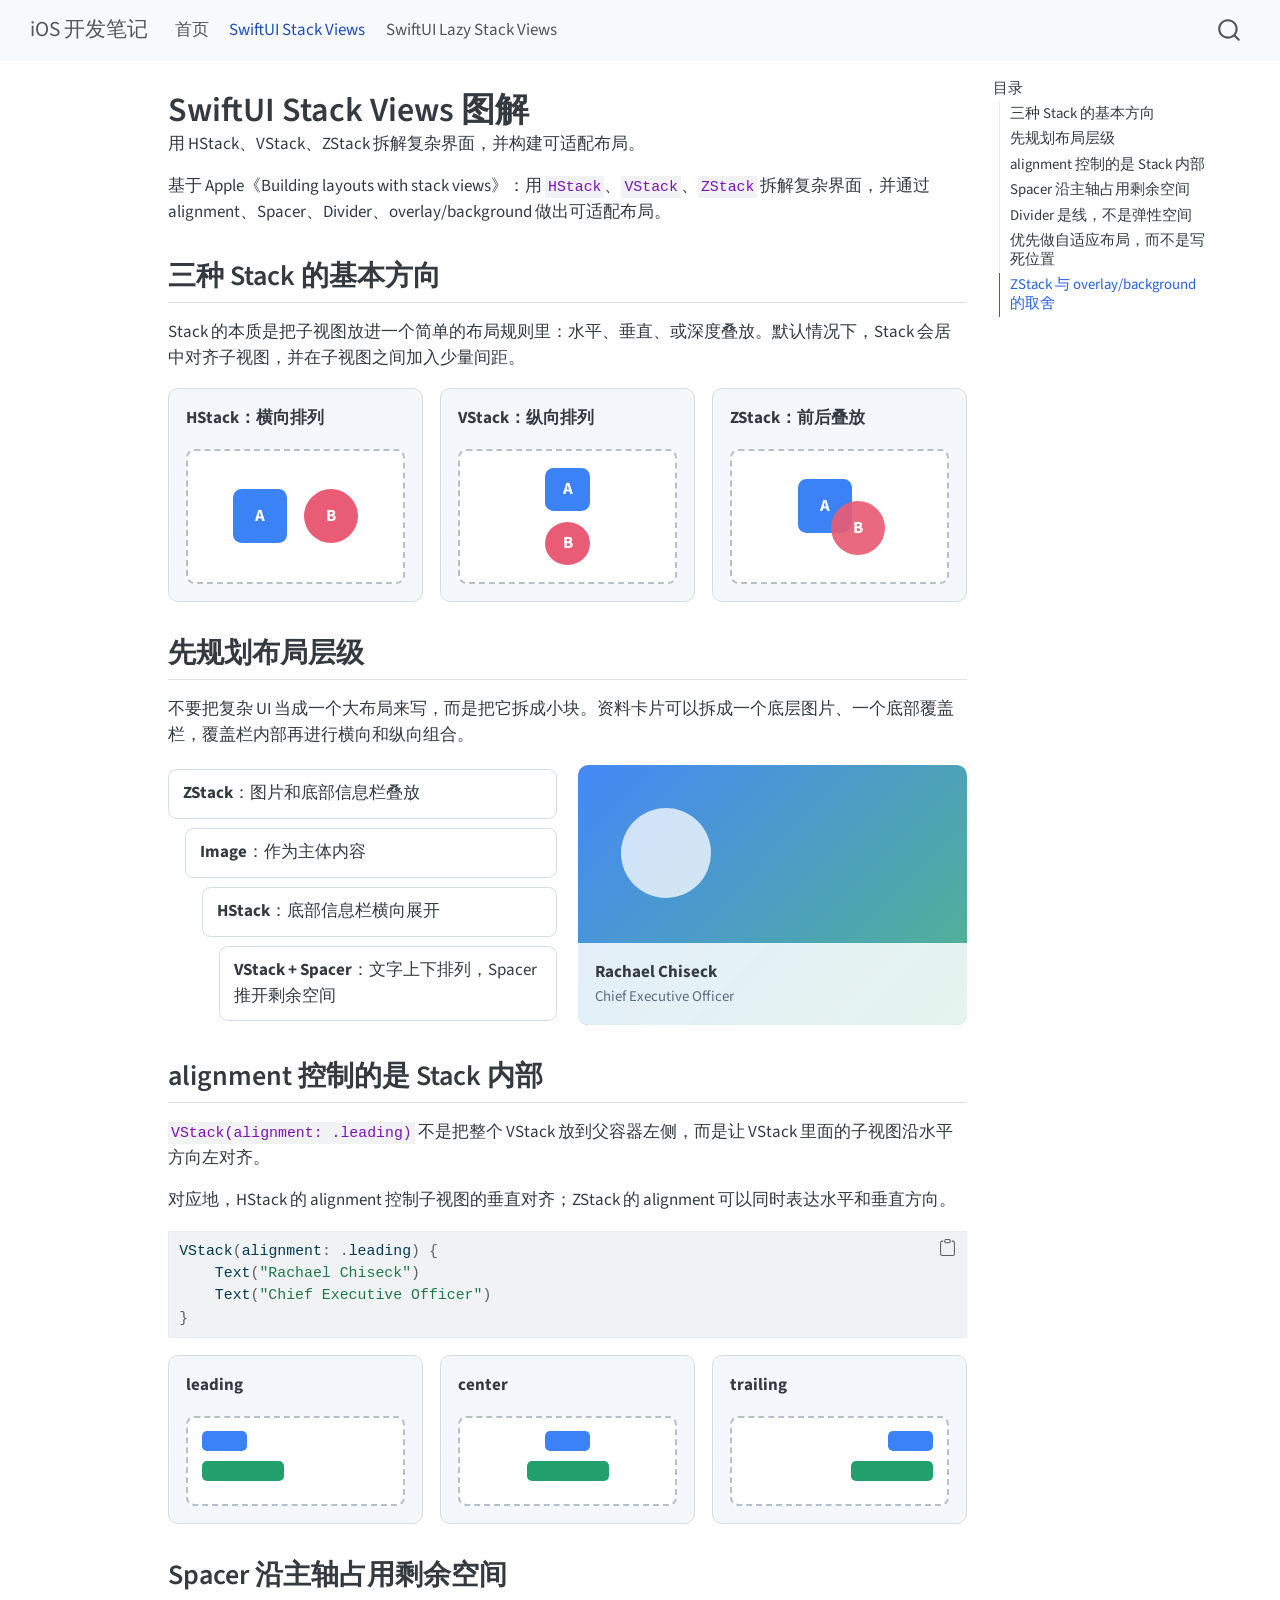
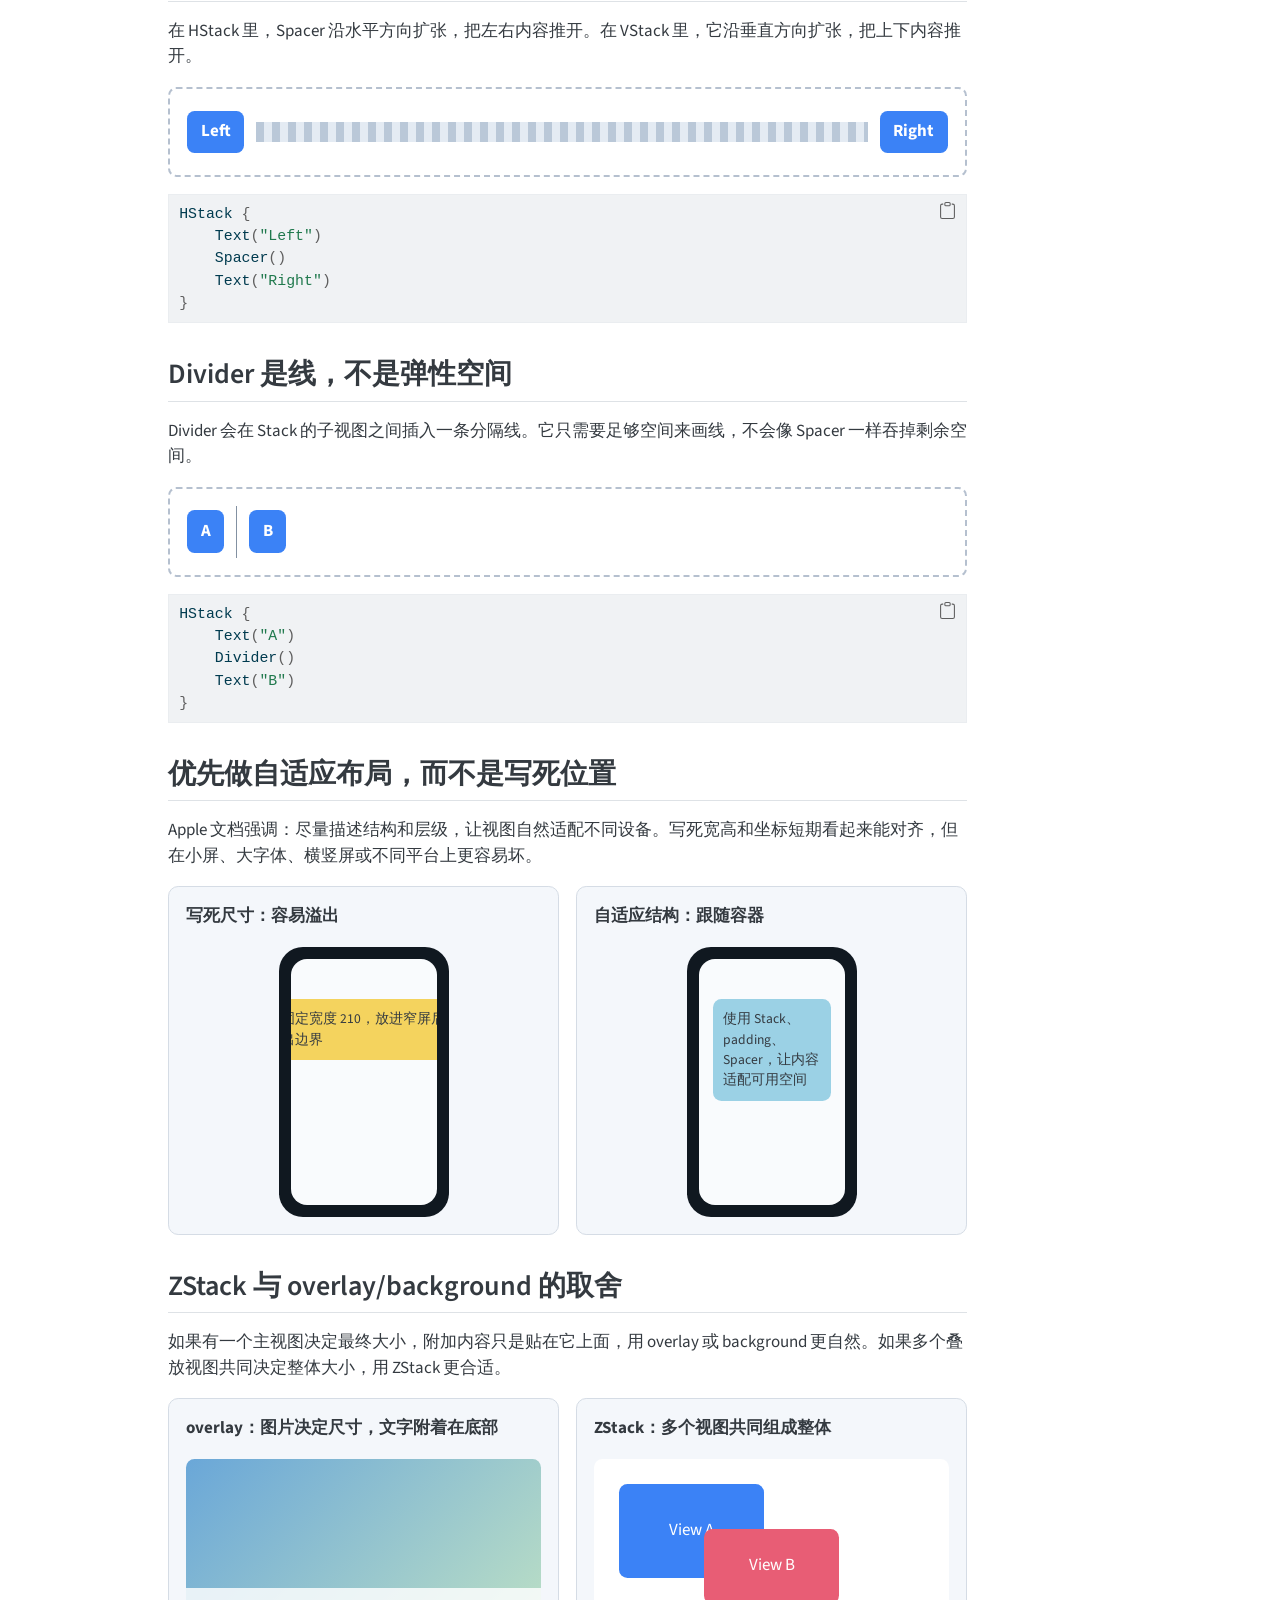
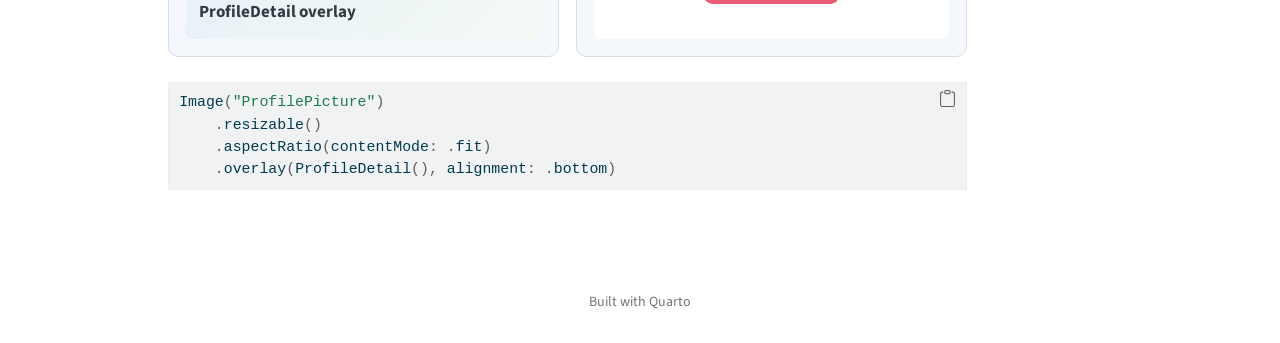
<file: swiftui-stack.html>
<!DOCTYPE html>
<html xmlns="http://www.w3.org/1999/xhtml" lang="zh-CN" xml:lang="zh-CN"><head>

<meta charset="utf-8">
<meta name="generator" content="quarto-1.9.38">

<meta name="viewport" content="width=device-width, initial-scale=1.0, user-scalable=yes">

<meta name="description" content="用 HStack、VStack、ZStack 拆解复杂界面，并构建可适配布局。">

<title>SwiftUI Stack Views 图解 – iOS 开发笔记</title>
<style>
/* Default styles provided by pandoc.
** See https://pandoc.org/MANUAL.html#variables-for-html for config info.
*/
code{white-space: pre-wrap;}
span.smallcaps{font-variant: small-caps;}
div.columns{display: flex; gap: min(4vw, 1.5em);}
div.column{flex: auto; overflow-x: auto;}
div.hanging-indent{margin-left: 1.5em; text-indent: -1.5em;}
ul.task-list{list-style: none;}
ul.task-list li input[type="checkbox"] {
  width: 0.8em;
  margin: 0 0.8em 0.2em -1em; /* quarto-specific, see https://github.com/quarto-dev/quarto-cli/issues/4556 */ 
  vertical-align: middle;
}
/* CSS for syntax highlighting */
html { -webkit-text-size-adjust: 100%; }
pre > code.sourceCode { white-space: pre; position: relative; }
pre > code.sourceCode > span { display: inline-block; line-height: 1.25; }
pre > code.sourceCode > span:empty { height: 1.2em; }
.sourceCode { overflow: visible; }
code.sourceCode > span { color: inherit; text-decoration: inherit; }
div.sourceCode { margin: 1em 0; }
pre.sourceCode { margin: 0; }
@media screen {
div.sourceCode { overflow: auto; }
}
@media print {
pre > code.sourceCode { white-space: pre-wrap; }
pre > code.sourceCode > span { text-indent: -5em; padding-left: 5em; }
}
pre.numberSource code
  { counter-reset: source-line 0; }
pre.numberSource code > span
  { position: relative; left: -4em; counter-increment: source-line; }
pre.numberSource code > span > a:first-child::before
  { content: counter(source-line);
    position: relative; left: -1em; text-align: right; vertical-align: baseline;
    border: none; display: inline-block;
    -webkit-touch-callout: none; -webkit-user-select: none;
    -khtml-user-select: none; -moz-user-select: none;
    -ms-user-select: none; user-select: none;
    padding: 0 4px; width: 4em;
  }
pre.numberSource { margin-left: 3em;  padding-left: 4px; }
div.sourceCode
  {   }
@media screen {
pre > code.sourceCode > span > a:first-child::before { text-decoration: underline; }
}
</style>


<script src="site_libs/quarto-nav/quarto-nav.js"></script>
<script src="site_libs/quarto-nav/headroom.min.js"></script>
<script src="site_libs/clipboard/clipboard.min.js"></script>
<script src="site_libs/quarto-search/autocomplete.umd.js"></script>
<script src="site_libs/quarto-search/fuse.min.js"></script>
<script src="site_libs/quarto-search/quarto-search.js"></script>
<meta name="quarto:offset" content="./">
<script src="site_libs/quarto-html/quarto.js" type="module"></script>
<script src="site_libs/quarto-html/tabsets/tabsets.js" type="module"></script>
<script src="site_libs/quarto-html/popper.min.js"></script>
<script src="site_libs/quarto-html/tippy.umd.min.js"></script>
<script src="site_libs/quarto-html/anchor.min.js"></script>
<link href="site_libs/quarto-html/tippy.css" rel="stylesheet">
<link href="site_libs/quarto-html/quarto-syntax-highlighting-15634bcf2e68342d4ad2dfa704d543f6.css" rel="stylesheet" id="quarto-text-highlighting-styles">
<script src="site_libs/bootstrap/bootstrap.min.js"></script>
<link href="site_libs/bootstrap/bootstrap-icons.css" rel="stylesheet">
<link href="site_libs/bootstrap/bootstrap-21dfb6f5b24708782b3851273225b992.min.css" rel="stylesheet" append-hash="true" id="quarto-bootstrap" data-mode="light">
<script id="quarto-search-options" type="application/json">{
  "location": "navbar",
  "copy-button": false,
  "collapse-after": 3,
  "panel-placement": "end",
  "type": "overlay",
  "limit": 50,
  "keyboard-shortcut": [
    "f",
    "/",
    "s"
  ],
  "show-item-context": false,
  "language": {
    "search-no-results-text": "没有结果",
    "search-matching-documents-text": "匹配的文档",
    "search-copy-link-title": "复制搜索链接",
    "search-hide-matches-text": "隐藏其它匹配结果",
    "search-more-match-text": "更多匹配结果",
    "search-more-matches-text": "更多匹配结果",
    "search-clear-button-title": "清除",
    "search-text-placeholder": "",
    "search-detached-cancel-button-title": "取消",
    "search-submit-button-title": "提交",
    "search-label": "搜索"
  }
}</script>
<style>html{ scroll-behavior: smooth; }</style>


<link rel="stylesheet" href="styles.css">
</head>

<body class="nav-fixed quarto-light">

<div id="quarto-search-results"></div>
  <header id="quarto-header" class="headroom fixed-top">
    <nav class="navbar navbar-expand-lg " data-bs-theme="dark">
      <div class="navbar-container container-fluid">
      <div class="navbar-brand-container mx-auto">
    <a class="navbar-brand" href="./index.html">
    <span class="navbar-title">iOS 开发笔记</span>
    </a>
  </div>
            <div id="quarto-search" class="" title="搜索"></div>
          <button class="navbar-toggler" type="button" data-bs-toggle="collapse" data-bs-target="#navbarCollapse" aria-controls="navbarCollapse" role="menu" aria-expanded="false" aria-label="展开或折叠导航栏" onclick="if (window.quartoToggleHeadroom) { window.quartoToggleHeadroom(); }">
  <span class="navbar-toggler-icon"></span>
</button>
          <div class="collapse navbar-collapse" id="navbarCollapse">
            <ul class="navbar-nav navbar-nav-scroll me-auto">
  <li class="nav-item">
    <a class="nav-link" href="./index.html"> 
<span class="menu-text">首页</span></a>
  </li>  
  <li class="nav-item">
    <a class="nav-link active" href="./swiftui-stack.html" aria-current="page"> 
<span class="menu-text">SwiftUI Stack Views</span></a>
  </li>  
  <li class="nav-item">
    <a class="nav-link" href="./swiftui-lazy-stack.html"> 
<span class="menu-text">SwiftUI Lazy Stack Views</span></a>
  </li>  
</ul>
          </div> <!-- /navcollapse -->
            <div class="quarto-navbar-tools">
</div>
      </div> <!-- /container-fluid -->
    </nav>
</header>
<!-- content -->
<div id="quarto-content" class="quarto-container page-columns page-rows-contents page-layout-article page-navbar">
<!-- sidebar -->
<!-- margin-sidebar -->
    <div id="quarto-margin-sidebar" class="sidebar margin-sidebar">
        <nav id="TOC" role="doc-toc" class="toc-active">
    <h2 id="toc-title">目录</h2>
   
  <ul>
  <li><a href="#三种-stack-的基本方向" id="toc-三种-stack-的基本方向" class="nav-link active" data-scroll-target="#三种-stack-的基本方向">三种 Stack 的基本方向</a></li>
  <li><a href="#先规划布局层级" id="toc-先规划布局层级" class="nav-link" data-scroll-target="#先规划布局层级">先规划布局层级</a></li>
  <li><a href="#alignment-控制的是-stack-内部" id="toc-alignment-控制的是-stack-内部" class="nav-link" data-scroll-target="#alignment-控制的是-stack-内部">alignment 控制的是 Stack 内部</a></li>
  <li><a href="#spacer-沿主轴占用剩余空间" id="toc-spacer-沿主轴占用剩余空间" class="nav-link" data-scroll-target="#spacer-沿主轴占用剩余空间">Spacer 沿主轴占用剩余空间</a></li>
  <li><a href="#divider-是线不是弹性空间" id="toc-divider-是线不是弹性空间" class="nav-link" data-scroll-target="#divider-是线不是弹性空间">Divider 是线，不是弹性空间</a></li>
  <li><a href="#优先做自适应布局而不是写死位置" id="toc-优先做自适应布局而不是写死位置" class="nav-link" data-scroll-target="#优先做自适应布局而不是写死位置">优先做自适应布局，而不是写死位置</a></li>
  <li><a href="#zstack-与-overlaybackground-的取舍" id="toc-zstack-与-overlaybackground-的取舍" class="nav-link" data-scroll-target="#zstack-与-overlaybackground-的取舍">ZStack 与 overlay/background 的取舍</a></li>
  </ul>
</nav>
    </div>
<!-- main -->
<main class="content" id="quarto-document-content">

<header id="title-block-header" class="quarto-title-block default">
<div class="quarto-title">
<h1 class="title">SwiftUI Stack Views 图解</h1>
</div>

<div>
  <div class="description">
    用 HStack、VStack、ZStack 拆解复杂界面，并构建可适配布局。
  </div>
</div>


<div class="quarto-title-meta">

    
  
    
  </div>
  


</header>


<p>基于 Apple《Building layouts with stack views》：用 <code>HStack</code>、<code>VStack</code>、<code>ZStack</code> 拆解复杂界面，并通过 alignment、Spacer、Divider、overlay/background 做出可适配布局。</p>
<section id="三种-stack-的基本方向" class="level2">
<h2 class="anchored" data-anchor-id="三种-stack-的基本方向">三种 Stack 的基本方向</h2>
<p>Stack 的本质是把子视图放进一个简单的布局规则里：水平、垂直、或深度叠放。默认情况下，Stack 会居中对齐子视图，并在子视图之间加入少量间距。</p>
<div class="stack-grid">
<div class="demo-card">
<p><strong>HStack：横向排列</strong></p>
<div class="stack-stage hstack-demo">
<span class="square">A</span><span class="circle">B</span>
</div>
</div>
<div class="demo-card">
<p><strong>VStack：纵向排列</strong></p>
<div class="stack-stage vstack-demo">
<span class="square">A</span><span class="circle">B</span>
</div>
</div>
<div class="demo-card">
<p><strong>ZStack：前后叠放</strong></p>
<div class="stack-stage zstack-demo">
<span class="square">A</span><span class="circle">B</span>
</div>
</div>
</div>
</section>
<section id="先规划布局层级" class="level2">
<h2 class="anchored" data-anchor-id="先规划布局层级">先规划布局层级</h2>
<p>不要把复杂 UI 当成一个大布局来写，而是把它拆成小块。资料卡片可以拆成一个底层图片、一个底部覆盖栏，覆盖栏内部再进行横向和纵向组合。</p>
<div class="layout-grid">
<div class="hierarchy">
<div>
<strong>ZStack</strong>：图片和底部信息栏叠放
</div>
<div>
<strong>Image</strong>：作为主体内容
</div>
<div>
<strong>HStack</strong>：底部信息栏横向展开
</div>
<div>
<strong>VStack + Spacer</strong>：文字上下排列，Spacer 推开剩余空间
</div>
</div>
<div class="profile-demo">
<div class="profile-caption">
<span><strong>Rachael Chiseck</strong><small>Chief Executive Officer</small></span>
</div>
</div>
</div>
</section>
<section id="alignment-控制的是-stack-内部" class="level2">
<h2 class="anchored" data-anchor-id="alignment-控制的是-stack-内部">alignment 控制的是 Stack 内部</h2>
<p><code>VStack(alignment: .leading)</code> 不是把整个 VStack 放到父容器左侧，而是让 VStack 里面的子视图沿水平方向左对齐。</p>
<p>对应地，HStack 的 alignment 控制子视图的垂直对齐；ZStack 的 alignment 可以同时表达水平和垂直方向。</p>
<div class="code-copy-outer-scaffold"><div class="sourceCode" id="cb1"><pre class="sourceCode swift code-with-copy"><code class="sourceCode swift"><span id="cb1-1"><a href="#cb1-1" aria-hidden="true" tabindex="-1"></a>VStack<span class="op">(</span>alignment<span class="op">:</span> <span class="op">.</span>leading<span class="op">)</span> <span class="op">{</span></span>
<span id="cb1-2"><a href="#cb1-2" aria-hidden="true" tabindex="-1"></a>    Text<span class="op">(</span><span class="st">"Rachael Chiseck"</span><span class="op">)</span></span>
<span id="cb1-3"><a href="#cb1-3" aria-hidden="true" tabindex="-1"></a>    Text<span class="op">(</span><span class="st">"Chief Executive Officer"</span><span class="op">)</span></span>
<span id="cb1-4"><a href="#cb1-4" aria-hidden="true" tabindex="-1"></a><span class="op">}</span></span></code></pre></div><button title="复制到剪贴板" class="code-copy-button"><i class="bi"></i></button></div>
<div class="alignment-grid">
<div class="alignment-card">
<p><strong>leading</strong></p>
<div class="alignment-lines leading">
<i></i><i></i>
</div>
</div>
<div class="alignment-card">
<p><strong>center</strong></p>
<div class="alignment-lines center">
<i></i><i></i>
</div>
</div>
<div class="alignment-card">
<p><strong>trailing</strong></p>
<div class="alignment-lines trailing">
<i></i><i></i>
</div>
</div>
</div>
</section>
<section id="spacer-沿主轴占用剩余空间" class="level2">
<h2 class="anchored" data-anchor-id="spacer-沿主轴占用剩余空间">Spacer 沿主轴占用剩余空间</h2>
<p>在 HStack 里，Spacer 沿水平方向扩张，把左右内容推开。在 VStack 里，它沿垂直方向扩张，把上下内容推开。</p>
<div class="spacer-demo">
<span>Left</span><i></i><span>Right</span>
</div>
<div class="code-copy-outer-scaffold"><div class="sourceCode" id="cb2"><pre class="sourceCode swift code-with-copy"><code class="sourceCode swift"><span id="cb2-1"><a href="#cb2-1" aria-hidden="true" tabindex="-1"></a>HStack <span class="op">{</span></span>
<span id="cb2-2"><a href="#cb2-2" aria-hidden="true" tabindex="-1"></a>    Text<span class="op">(</span><span class="st">"Left"</span><span class="op">)</span></span>
<span id="cb2-3"><a href="#cb2-3" aria-hidden="true" tabindex="-1"></a>    Spacer<span class="op">()</span></span>
<span id="cb2-4"><a href="#cb2-4" aria-hidden="true" tabindex="-1"></a>    Text<span class="op">(</span><span class="st">"Right"</span><span class="op">)</span></span>
<span id="cb2-5"><a href="#cb2-5" aria-hidden="true" tabindex="-1"></a><span class="op">}</span></span></code></pre></div><button title="复制到剪贴板" class="code-copy-button"><i class="bi"></i></button></div>
</section>
<section id="divider-是线不是弹性空间" class="level2">
<h2 class="anchored" data-anchor-id="divider-是线不是弹性空间">Divider 是线，不是弹性空间</h2>
<p>Divider 会在 Stack 的子视图之间插入一条分隔线。它只需要足够空间来画线，不会像 Spacer 一样吞掉剩余空间。</p>
<div class="divider-demo">
<span>A</span><i></i><span>B</span>
</div>
<div class="code-copy-outer-scaffold"><div class="sourceCode" id="cb3"><pre class="sourceCode swift code-with-copy"><code class="sourceCode swift"><span id="cb3-1"><a href="#cb3-1" aria-hidden="true" tabindex="-1"></a>HStack <span class="op">{</span></span>
<span id="cb3-2"><a href="#cb3-2" aria-hidden="true" tabindex="-1"></a>    Text<span class="op">(</span><span class="st">"A"</span><span class="op">)</span></span>
<span id="cb3-3"><a href="#cb3-3" aria-hidden="true" tabindex="-1"></a>    Divider<span class="op">()</span></span>
<span id="cb3-4"><a href="#cb3-4" aria-hidden="true" tabindex="-1"></a>    Text<span class="op">(</span><span class="st">"B"</span><span class="op">)</span></span>
<span id="cb3-5"><a href="#cb3-5" aria-hidden="true" tabindex="-1"></a><span class="op">}</span></span></code></pre></div><button title="复制到剪贴板" class="code-copy-button"><i class="bi"></i></button></div>
</section>
<section id="优先做自适应布局而不是写死位置" class="level2">
<h2 class="anchored" data-anchor-id="优先做自适应布局而不是写死位置">优先做自适应布局，而不是写死位置</h2>
<p>Apple 文档强调：尽量描述结构和层级，让视图自然适配不同设备。写死宽高和坐标短期看起来能对齐，但在小屏、大字体、横竖屏或不同平台上更容易坏。</p>
<div class="comparison-grid">
<div class="phone-example">
<p><strong>写死尺寸：容易溢出</strong></p>
<div class="phone">
<div class="screen">
<div class="fixed-card">
固定宽度 210，放进窄屏后超出边界
</div>
</div>
</div>
</div>
<div class="phone-example">
<p><strong>自适应结构：跟随容器</strong></p>
<div class="phone">
<div class="screen">
<div class="adaptive-card">
使用 Stack、padding、Spacer，让内容适配可用空间
</div>
</div>
</div>
</div>
</div>
</section>
<section id="zstack-与-overlaybackground-的取舍" class="level2">
<h2 class="anchored" data-anchor-id="zstack-与-overlaybackground-的取舍">ZStack 与 overlay/background 的取舍</h2>
<p>如果有一个主视图决定最终大小，附加内容只是贴在它上面，用 overlay 或 background 更自然。如果多个叠放视图共同决定整体大小，用 ZStack 更合适。</p>
<div class="comparison-grid">
<div class="overlay-example">
<p><strong>overlay：图片决定尺寸，文字附着在底部</strong></p>
<div class="overlay-scene">
<span>ProfileDetail overlay</span>
</div>
</div>
<div class="zstack-example">
<p><strong>ZStack：多个视图共同组成整体</strong></p>
<div class="z-scene">
<span>View A</span><span>View B</span>
</div>
</div>
</div>
<div class="code-copy-outer-scaffold"><div class="sourceCode" id="cb4"><pre class="sourceCode swift code-with-copy"><code class="sourceCode swift"><span id="cb4-1"><a href="#cb4-1" aria-hidden="true" tabindex="-1"></a>Image<span class="op">(</span><span class="st">"ProfilePicture"</span><span class="op">)</span></span>
<span id="cb4-2"><a href="#cb4-2" aria-hidden="true" tabindex="-1"></a>    <span class="op">.</span>resizable<span class="op">()</span></span>
<span id="cb4-3"><a href="#cb4-3" aria-hidden="true" tabindex="-1"></a>    <span class="op">.</span>aspectRatio<span class="op">(</span>contentMode<span class="op">:</span> <span class="op">.</span>fit<span class="op">)</span></span>
<span id="cb4-4"><a href="#cb4-4" aria-hidden="true" tabindex="-1"></a>    <span class="op">.</span>overlay<span class="op">(</span>ProfileDetail<span class="op">(),</span> alignment<span class="op">:</span> <span class="op">.</span>bottom<span class="op">)</span></span></code></pre></div><button title="复制到剪贴板" class="code-copy-button"><i class="bi"></i></button></div>


</section>

</main> <!-- /main -->
<script id="quarto-html-after-body" type="application/javascript">
  window.document.addEventListener("DOMContentLoaded", function (event) {
    const icon = "";
    const anchorJS = new window.AnchorJS();
    anchorJS.options = {
      placement: 'right',
      icon: icon
    };
    anchorJS.add('.anchored');
    const isCodeAnnotation = (el) => {
      for (const clz of el.classList) {
        if (clz.startsWith('code-annotation-')) {                     
          return true;
        }
      }
      return false;
    }
    const onCopySuccess = function(e) {
      // button target
      const button = e.trigger;
      // don't keep focus
      button.blur();
      // flash "checked"
      button.classList.add('code-copy-button-checked');
      var currentTitle = button.getAttribute("title");
      button.setAttribute("title", "已复制");
      let tooltip;
      if (window.bootstrap) {
        button.setAttribute("data-bs-toggle", "tooltip");
        button.setAttribute("data-bs-placement", "left");
        button.setAttribute("data-bs-title", "已复制");
        tooltip = new bootstrap.Tooltip(button, 
          { trigger: "manual", 
            customClass: "code-copy-button-tooltip",
            offset: [0, -8]});
        tooltip.show();    
      }
      setTimeout(function() {
        if (tooltip) {
          tooltip.hide();
          button.removeAttribute("data-bs-title");
          button.removeAttribute("data-bs-toggle");
          button.removeAttribute("data-bs-placement");
        }
        button.setAttribute("title", currentTitle);
        button.classList.remove('code-copy-button-checked');
      }, 1000);
      // clear code selection
      e.clearSelection();
    }
    const getTextToCopy = function(trigger) {
      const outerScaffold = trigger.parentElement.cloneNode(true);
      const codeEl = outerScaffold.querySelector('code');
      for (const childEl of codeEl.children) {
        if (isCodeAnnotation(childEl)) {
          childEl.remove();
        }
      }
      return codeEl.innerText;
    }
    const clipboard = new window.ClipboardJS('.code-copy-button:not([data-in-quarto-modal])', {
      text: getTextToCopy
    });
    clipboard.on('success', onCopySuccess);
    if (window.document.getElementById('quarto-embedded-source-code-modal')) {
      const clipboardModal = new window.ClipboardJS('.code-copy-button[data-in-quarto-modal]', {
        text: getTextToCopy,
        container: window.document.getElementById('quarto-embedded-source-code-modal')
      });
      clipboardModal.on('success', onCopySuccess);
    }
      var localhostRegex = new RegExp(/^(?:http|https):\/\/localhost\:?[0-9]*\//);
      var mailtoRegex = new RegExp(/^mailto:/);
        var filterRegex = new RegExp('/' + window.location.host + '/');
      var isInternal = (href) => {
          return filterRegex.test(href) || localhostRegex.test(href) || mailtoRegex.test(href);
      }
      // Inspect non-navigation links and adorn them if external
     var links = window.document.querySelectorAll('a[href]:not(.nav-link):not(.navbar-brand):not(.toc-action):not(.sidebar-link):not(.sidebar-item-toggle):not(.pagination-link):not(.no-external):not([aria-hidden]):not(.dropdown-item):not(.quarto-navigation-tool):not(.about-link)');
      for (var i=0; i<links.length; i++) {
        const link = links[i];
        if (!isInternal(link.href)) {
          // undo the damage that might have been done by quarto-nav.js in the case of
          // links that we want to consider external
          if (link.dataset.originalHref !== undefined) {
            link.href = link.dataset.originalHref;
          }
        }
      }
    function tippyHover(el, contentFn, onTriggerFn, onUntriggerFn) {
      const config = {
        allowHTML: true,
        maxWidth: 500,
        delay: 100,
        arrow: false,
        appendTo: function(el) {
            return el.parentElement;
        },
        interactive: true,
        interactiveBorder: 10,
        theme: 'quarto',
        placement: 'bottom-start',
      };
      if (contentFn) {
        config.content = contentFn;
      }
      if (onTriggerFn) {
        config.onTrigger = onTriggerFn;
      }
      if (onUntriggerFn) {
        config.onUntrigger = onUntriggerFn;
      }
      window.tippy(el, config); 
    }
    const noterefs = window.document.querySelectorAll('a[role="doc-noteref"]');
    for (var i=0; i<noterefs.length; i++) {
      const ref = noterefs[i];
      tippyHover(ref, function() {
        // use id or data attribute instead here
        let href = ref.getAttribute('data-footnote-href') || ref.getAttribute('href');
        try { href = new URL(href).hash; } catch {}
        const id = href.replace(/^#\/?/, "");
        const note = window.document.getElementById(id);
        if (note) {
          return note.innerHTML;
        } else {
          return "";
        }
      });
    }
    const xrefs = window.document.querySelectorAll('a.quarto-xref');
    const processXRef = (id, note) => {
      // Strip column container classes
      const stripColumnClz = (el) => {
        el.classList.remove("page-full", "page-columns");
        if (el.children) {
          for (const child of el.children) {
            stripColumnClz(child);
          }
        }
      }
      stripColumnClz(note)
      if (id === null || id.startsWith('sec-')) {
        // Special case sections, only their first couple elements
        const container = document.createElement("div");
        if (note.children && note.children.length > 2) {
          container.appendChild(note.children[0].cloneNode(true));
          for (let i = 1; i < note.children.length; i++) {
            const child = note.children[i];
            if (child.tagName === "P" && child.innerText === "") {
              continue;
            } else {
              container.appendChild(child.cloneNode(true));
              break;
            }
          }
          if (window.Quarto?.typesetMath) {
            window.Quarto.typesetMath(container);
          }
          return container.innerHTML
        } else {
          if (window.Quarto?.typesetMath) {
            window.Quarto.typesetMath(note);
          }
          return note.innerHTML;
        }
      } else {
        // Remove any anchor links if they are present
        const anchorLink = note.querySelector('a.anchorjs-link');
        if (anchorLink) {
          anchorLink.remove();
        }
        if (window.Quarto?.typesetMath) {
          window.Quarto.typesetMath(note);
        }
        if (note.classList.contains("callout")) {
          return note.outerHTML;
        } else {
          return note.innerHTML;
        }
      }
    }
    for (var i=0; i<xrefs.length; i++) {
      const xref = xrefs[i];
      tippyHover(xref, undefined, function(instance) {
        instance.disable();
        let url = xref.getAttribute('href');
        let hash = undefined; 
        if (url.startsWith('#')) {
          hash = url;
        } else {
          try { hash = new URL(url).hash; } catch {}
        }
        if (hash) {
          const id = hash.replace(/^#\/?/, "");
          const note = window.document.getElementById(id);
          if (note !== null) {
            try {
              const html = processXRef(id, note.cloneNode(true));
              instance.setContent(html);
            } finally {
              instance.enable();
              instance.show();
            }
          } else {
            // See if we can fetch this
            fetch(url.split('#')[0])
            .then(res => res.text())
            .then(html => {
              const parser = new DOMParser();
              const htmlDoc = parser.parseFromString(html, "text/html");
              const note = htmlDoc.getElementById(id);
              if (note !== null) {
                const html = processXRef(id, note);
                instance.setContent(html);
              } 
            }).finally(() => {
              instance.enable();
              instance.show();
            });
          }
        } else {
          // See if we can fetch a full url (with no hash to target)
          // This is a special case and we should probably do some content thinning / targeting
          fetch(url)
          .then(res => res.text())
          .then(html => {
            const parser = new DOMParser();
            const htmlDoc = parser.parseFromString(html, "text/html");
            const note = htmlDoc.querySelector('main.content');
            if (note !== null) {
              // This should only happen for chapter cross references
              // (since there is no id in the URL)
              // remove the first header
              if (note.children.length > 0 && note.children[0].tagName === "HEADER") {
                note.children[0].remove();
              }
              const html = processXRef(null, note);
              instance.setContent(html);
            } 
          }).finally(() => {
            instance.enable();
            instance.show();
          });
        }
      }, function(instance) {
      });
    }
        let selectedAnnoteEl;
        const selectorForAnnotation = ( cell, annotation) => {
          let cellAttr = 'data-code-cell="' + cell + '"';
          let lineAttr = 'data-code-annotation="' +  annotation + '"';
          const selector = 'span[' + cellAttr + '][' + lineAttr + ']';
          return selector;
        }
        const selectCodeLines = (annoteEl) => {
          const doc = window.document;
          const targetCell = annoteEl.getAttribute("data-target-cell");
          const targetAnnotation = annoteEl.getAttribute("data-target-annotation");
          const annoteSpan = window.document.querySelector(selectorForAnnotation(targetCell, targetAnnotation));
          const lines = annoteSpan.getAttribute("data-code-lines").split(",");
          const lineIds = lines.map((line) => {
            return targetCell + "-" + line;
          })
          let top = null;
          let height = null;
          let parent = null;
          if (lineIds.length > 0) {
              //compute the position of the single el (top and bottom and make a div)
              const el = window.document.getElementById(lineIds[0]);
              top = el.offsetTop;
              height = el.offsetHeight;
              parent = el.parentElement.parentElement;
            if (lineIds.length > 1) {
              const lastEl = window.document.getElementById(lineIds[lineIds.length - 1]);
              const bottom = lastEl.offsetTop + lastEl.offsetHeight;
              height = bottom - top;
            }
            if (top !== null && height !== null && parent !== null) {
              // cook up a div (if necessary) and position it 
              let div = window.document.getElementById("code-annotation-line-highlight");
              if (div === null) {
                div = window.document.createElement("div");
                div.setAttribute("id", "code-annotation-line-highlight");
                div.style.position = 'absolute';
                parent.appendChild(div);
              }
              div.style.top = top - 2 + "px";
              div.style.height = height + 4 + "px";
              div.style.left = 0;
              let gutterDiv = window.document.getElementById("code-annotation-line-highlight-gutter");
              if (gutterDiv === null) {
                gutterDiv = window.document.createElement("div");
                gutterDiv.setAttribute("id", "code-annotation-line-highlight-gutter");
                gutterDiv.style.position = 'absolute';
                const codeCell = window.document.getElementById(targetCell);
                const gutter = codeCell.querySelector('.code-annotation-gutter');
                gutter.appendChild(gutterDiv);
              }
              gutterDiv.style.top = top - 2 + "px";
              gutterDiv.style.height = height + 4 + "px";
            }
            selectedAnnoteEl = annoteEl;
          }
        };
        const unselectCodeLines = () => {
          const elementsIds = ["code-annotation-line-highlight", "code-annotation-line-highlight-gutter"];
          elementsIds.forEach((elId) => {
            const div = window.document.getElementById(elId);
            if (div) {
              div.remove();
            }
          });
          selectedAnnoteEl = undefined;
        };
          // Handle positioning of the toggle
      window.addEventListener(
        "resize",
        throttle(() => {
          elRect = undefined;
          if (selectedAnnoteEl) {
            selectCodeLines(selectedAnnoteEl);
          }
        }, 10)
      );
      function throttle(fn, ms) {
      let throttle = false;
      let timer;
        return (...args) => {
          if(!throttle) { // first call gets through
              fn.apply(this, args);
              throttle = true;
          } else { // all the others get throttled
              if(timer) clearTimeout(timer); // cancel #2
              timer = setTimeout(() => {
                fn.apply(this, args);
                timer = throttle = false;
              }, ms);
          }
        };
      }
        // Attach click handler to the DT
        const annoteDls = window.document.querySelectorAll('dt[data-target-cell]');
        for (const annoteDlNode of annoteDls) {
          annoteDlNode.addEventListener('click', (event) => {
            const clickedEl = event.target;
            if (clickedEl !== selectedAnnoteEl) {
              unselectCodeLines();
              const activeEl = window.document.querySelector('dt[data-target-cell].code-annotation-active');
              if (activeEl) {
                activeEl.classList.remove('code-annotation-active');
              }
              selectCodeLines(clickedEl);
              clickedEl.classList.add('code-annotation-active');
            } else {
              // Unselect the line
              unselectCodeLines();
              clickedEl.classList.remove('code-annotation-active');
            }
          });
        }
    const findCites = (el) => {
      const parentEl = el.parentElement;
      if (parentEl) {
        const cites = parentEl.dataset.cites;
        if (cites) {
          return {
            el,
            cites: cites.split(' ')
          };
        } else {
          return findCites(el.parentElement)
        }
      } else {
        return undefined;
      }
    };
    var bibliorefs = window.document.querySelectorAll('a[role="doc-biblioref"]');
    for (var i=0; i<bibliorefs.length; i++) {
      const ref = bibliorefs[i];
      const citeInfo = findCites(ref);
      if (citeInfo) {
        tippyHover(citeInfo.el, function() {
          var popup = window.document.createElement('div');
          citeInfo.cites.forEach(function(cite) {
            var citeDiv = window.document.createElement('div');
            citeDiv.classList.add('hanging-indent');
            citeDiv.classList.add('csl-entry');
            var biblioDiv = window.document.getElementById('ref-' + cite);
            if (biblioDiv) {
              citeDiv.innerHTML = biblioDiv.innerHTML;
            }
            popup.appendChild(citeDiv);
          });
          return popup.innerHTML;
        });
      }
    }
  });
  </script>
</div> <!-- /content -->
<footer class="footer">
  <div class="nav-footer">
    <div class="nav-footer-left">
      &nbsp;
    </div>   
    <div class="nav-footer-center">
<p>Built with Quarto</p>
</div>
    <div class="nav-footer-right">
      &nbsp;
    </div>
  </div>
</footer>




<script src="site_libs/quarto-html/zenscroll-min.js"></script>
</body></html>
</file>
<file: site_libs/quarto-html/tippy.css>
.tippy-box[data-animation=fade][data-state=hidden]{opacity:0}[data-tippy-root]{max-width:calc(100vw - 10px)}.tippy-box{position:relative;background-color:#333;color:#fff;border-radius:4px;font-size:14px;line-height:1.4;white-space:normal;outline:0;transition-property:transform,visibility,opacity}.tippy-box[data-placement^=top]>.tippy-arrow{bottom:0}.tippy-box[data-placement^=top]>.tippy-arrow:before{bottom:-7px;left:0;border-width:8px 8px 0;border-top-color:initial;transform-origin:center top}.tippy-box[data-placement^=bottom]>.tippy-arrow{top:0}.tippy-box[data-placement^=bottom]>.tippy-arrow:before{top:-7px;left:0;border-width:0 8px 8px;border-bottom-color:initial;transform-origin:center bottom}.tippy-box[data-placement^=left]>.tippy-arrow{right:0}.tippy-box[data-placement^=left]>.tippy-arrow:before{border-width:8px 0 8px 8px;border-left-color:initial;right:-7px;transform-origin:center left}.tippy-box[data-placement^=right]>.tippy-arrow{left:0}.tippy-box[data-placement^=right]>.tippy-arrow:before{left:-7px;border-width:8px 8px 8px 0;border-right-color:initial;transform-origin:center right}.tippy-box[data-inertia][data-state=visible]{transition-timing-function:cubic-bezier(.54,1.5,.38,1.11)}.tippy-arrow{width:16px;height:16px;color:#333}.tippy-arrow:before{content:"";position:absolute;border-color:transparent;border-style:solid}.tippy-content{position:relative;padding:5px 9px;z-index:1}
</file>
<file: site_libs/quarto-html/quarto-syntax-highlighting-15634bcf2e68342d4ad2dfa704d543f6.css>
/* quarto syntax highlight colors */
:root {
  --quarto-hl-ot-color: #003B4F;
  --quarto-hl-at-color: #657422;
  --quarto-hl-ss-color: #20794D;
  --quarto-hl-an-color: #5E5E5E;
  --quarto-hl-fu-color: #4758AB;
  --quarto-hl-st-color: #20794D;
  --quarto-hl-cf-color: #003B4F;
  --quarto-hl-op-color: #5E5E5E;
  --quarto-hl-er-color: #AD0000;
  --quarto-hl-bn-color: #AD0000;
  --quarto-hl-al-color: #AD0000;
  --quarto-hl-va-color: #111111;
  --quarto-hl-bu-color: inherit;
  --quarto-hl-ex-color: inherit;
  --quarto-hl-pp-color: #AD0000;
  --quarto-hl-in-color: #5E5E5E;
  --quarto-hl-vs-color: #20794D;
  --quarto-hl-wa-color: #5E5E5E;
  --quarto-hl-do-color: #5E5E5E;
  --quarto-hl-im-color: #00769E;
  --quarto-hl-ch-color: #20794D;
  --quarto-hl-dt-color: #AD0000;
  --quarto-hl-fl-color: #AD0000;
  --quarto-hl-co-color: #5E5E5E;
  --quarto-hl-cv-color: #5E5E5E;
  --quarto-hl-cn-color: #8f5902;
  --quarto-hl-sc-color: #5E5E5E;
  --quarto-hl-dv-color: #AD0000;
  --quarto-hl-kw-color: #003B4F;
}

/* other quarto variables */
:root {
  --quarto-font-monospace: SFMono-Regular, Menlo, Monaco, Consolas, "Liberation Mono", "Courier New", monospace;
}

/* syntax highlight based on Pandoc's rules */
pre > code.sourceCode > span {
  color: #003B4F;
}

code.sourceCode > span {
  color: #003B4F;
}

div.sourceCode,
div.sourceCode pre.sourceCode {
  color: #003B4F;
}

/* Normal */
code span {
  color: #003B4F;
}

/* Alert */
code span.al {
  color: #AD0000;
  font-style: inherit;
}

/* Annotation */
code span.an {
  color: #5E5E5E;
  font-style: inherit;
}

/* Attribute */
code span.at {
  color: #657422;
  font-style: inherit;
}

/* BaseN */
code span.bn {
  color: #AD0000;
  font-style: inherit;
}

/* BuiltIn */
code span.bu {
  font-style: inherit;
}

/* ControlFlow */
code span.cf {
  color: #003B4F;
  font-weight: bold;
  font-style: inherit;
}

/* Char */
code span.ch {
  color: #20794D;
  font-style: inherit;
}

/* Constant */
code span.cn {
  color: #8f5902;
  font-style: inherit;
}

/* Comment */
code span.co {
  color: #5E5E5E;
  font-style: inherit;
}

/* CommentVar */
code span.cv {
  color: #5E5E5E;
  font-style: italic;
}

/* Documentation */
code span.do {
  color: #5E5E5E;
  font-style: italic;
}

/* DataType */
code span.dt {
  color: #AD0000;
  font-style: inherit;
}

/* DecVal */
code span.dv {
  color: #AD0000;
  font-style: inherit;
}

/* Error */
code span.er {
  color: #AD0000;
  font-style: inherit;
}

/* Extension */
code span.ex {
  font-style: inherit;
}

/* Float */
code span.fl {
  color: #AD0000;
  font-style: inherit;
}

/* Function */
code span.fu {
  color: #4758AB;
  font-style: inherit;
}

/* Import */
code span.im {
  color: #00769E;
  font-style: inherit;
}

/* Information */
code span.in {
  color: #5E5E5E;
  font-style: inherit;
}

/* Keyword */
code span.kw {
  color: #003B4F;
  font-weight: bold;
  font-style: inherit;
}

/* Operator */
code span.op {
  color: #5E5E5E;
  font-style: inherit;
}

/* Other */
code span.ot {
  color: #003B4F;
  font-style: inherit;
}

/* Preprocessor */
code span.pp {
  color: #AD0000;
  font-style: inherit;
}

/* SpecialChar */
code span.sc {
  color: #5E5E5E;
  font-style: inherit;
}

/* SpecialString */
code span.ss {
  color: #20794D;
  font-style: inherit;
}

/* String */
code span.st {
  color: #20794D;
  font-style: inherit;
}

/* Variable */
code span.va {
  color: #111111;
  font-style: inherit;
}

/* VerbatimString */
code span.vs {
  color: #20794D;
  font-style: inherit;
}

/* Warning */
code span.wa {
  color: #5E5E5E;
  font-style: italic;
}

.prevent-inlining {
  content: "</";
}

/*# sourceMappingURL=f23921c56f73e400b49028c9186a1aa0.css.map */
</file>
<file: styles.css>
:root {
  --demo-blue: #3b82f6;
  --demo-green: #22a06b;
  --demo-rose: #e85d75;
  --demo-line: #d5dce5;
  --demo-soft: #f4f7fb;
}

.article-list {
  display: grid;
  grid-template-columns: repeat(2, minmax(0, 1fr));
  gap: 1.25rem;
  margin-top: 2rem;
}

.article-card {
  padding: 1.25rem;
  border: 1px solid var(--demo-line);
  border-radius: .75rem;
  background: var(--demo-soft);
}

.article-card h2 { margin-top: 0; }

@media (max-width: 700px) {
  .article-list { grid-template-columns: 1fr; }
}

.stack-grid,
.alignment-grid,
.comparison-grid {
  display: grid;
  grid-template-columns: repeat(3, minmax(0, 1fr));
  gap: 1rem;
  margin: 1rem 0 1.5rem;
}

.comparison-grid { grid-template-columns: repeat(2, minmax(0, 1fr)); }
.layout-grid { display: grid; grid-template-columns: 1fr 1fr; gap: 1.25rem; align-items: center; }

.demo-card,
.alignment-card,
.phone-example,
.overlay-example,
.zstack-example {
  padding: 1rem;
  border: 1px solid var(--demo-line);
  border-radius: .6rem;
  background: var(--demo-soft);
}

.stack-stage {
  height: 135px;
  margin-top: .75rem;
  padding: 1rem;
  display: flex;
  align-items: center;
  justify-content: center;
  gap: 1rem;
  border: 2px dashed #b5c0cf;
  border-radius: .5rem;
  background: white;
}

.square, .circle {
  width: 54px;
  height: 54px;
  display: grid;
  place-items: center;
  color: white;
  font-weight: 700;
  background: var(--demo-blue);
  border-radius: .5rem;
}

.circle { border-radius: 50%; background: var(--demo-rose); }
.vstack-demo { flex-direction: column; gap: .6rem; }
.vstack-demo .square, .vstack-demo .circle { width: 45px; height: 45px; }
.zstack-demo { display: grid; }
.zstack-demo span { grid-area: 1 / 1; }
.zstack-demo .square { translate: -15px -10px; }
.zstack-demo .circle { translate: 18px 12px; opacity: .92; }

.hierarchy { display: grid; gap: .55rem; }
.hierarchy div { padding: .65rem .8rem; border: 1px solid var(--demo-line); border-radius: .5rem; }
.hierarchy div:nth-child(2) { margin-left: 1rem; }
.hierarchy div:nth-child(3) { margin-left: 2rem; }
.hierarchy div:nth-child(4) { margin-left: 3rem; }

.profile-demo {
  min-height: 260px;
  position: relative;
  overflow: hidden;
  border-radius: .6rem;
  background: linear-gradient(135deg, rgba(59,130,246,.95), rgba(34,160,107,.78));
}
.profile-demo::before {
  content: "";
  position: absolute;
  width: 90px;
  height: 90px;
  left: 2.5rem;
  top: 2.5rem;
  border-radius: 50%;
  background: rgba(255,255,255,.75);
}
.profile-caption {
  position: absolute;
  inset: auto 0 0;
  padding: 1rem;
  background: rgba(255,255,255,.85);
}
.profile-caption span { display: flex; flex-direction: column; }
.profile-caption small { color: #5d6d7e; }

.alignment-lines {
  min-height: 90px;
  padding: .8rem;
  display: flex;
  flex-direction: column;
  gap: .6rem;
  border: 2px dashed #b5c0cf;
  border-radius: .5rem;
  background: white;
}
.alignment-lines i { width: 45px; height: 20px; border-radius: .3rem; background: var(--demo-blue); }
.alignment-lines i + i { width: 82px; background: var(--demo-green); }
.alignment-lines.center { align-items: center; }
.alignment-lines.trailing { align-items: flex-end; }

.spacer-demo, .divider-demo {
  min-height: 90px;
  padding: 1rem;
  display: flex;
  align-items: center;
  gap: .7rem;
  border: 2px dashed #b5c0cf;
  border-radius: .5rem;
}
.spacer-demo span, .divider-demo span {
  padding: .5rem .8rem;
  border-radius: .45rem;
  color: white;
  font-weight: 700;
  background: var(--demo-blue);
}
.spacer-demo i { flex: 1; height: 20px; background: repeating-linear-gradient(90deg,#bac8d8 0 8px,#e4ebf3 8px 16px); }
.divider-demo i { align-self: stretch; width: 1px; background: #8391a2; }

.phone { width: 170px; height: 270px; margin: 1rem auto 0; padding: 12px; border-radius: 24px; background: #101820; }
.screen { height: 100%; padding: 14px; overflow: hidden; border-radius: 16px; background: #f9fbfd; }
.fixed-card, .adaptive-card { margin-top: 26px; padding: .6rem; border-radius: .5rem; font-size: .8rem; }
.fixed-card { width: 210px; translate: -34px; background: #f4d35e; }
.adaptive-card { width: 100%; background: #9bd1e5; }

.overlay-scene, .z-scene { position: relative; height: 180px; margin-top: 1rem; overflow: hidden; border-radius: .5rem; }
.overlay-scene { background: linear-gradient(135deg,#6aa7d8,#bde0c5); }
.overlay-scene span { position: absolute; inset: auto 0 0; padding: .75rem; background: rgba(255,255,255,.82); font-weight: 700; }
.z-scene { background: white; }
.z-scene span { position: absolute; display: grid; place-items: center; width: 145px; height: 94px; left: 25px; top: 25px; color: white; border-radius: .5rem; background: var(--demo-blue); }
.z-scene span + span { left: 110px; top: 70px; width: 135px; height: 75px; background: var(--demo-rose); }

@media (max-width: 800px) {
  .stack-grid, .alignment-grid, .comparison-grid, .layout-grid { grid-template-columns: 1fr; }
}

/* Lazy Stack article */
.lazy-layout-grid { display: grid; grid-template-columns: minmax(0,1fr) minmax(320px,.9fr); gap: 1.25rem; align-items: center; }
.lazy-stage, .lazy-axis-card, .lazy-choice { padding: 1rem; border: 1px solid var(--demo-line); border-radius: .6rem; background: var(--demo-soft); }
.lazy-legend { display: flex; flex-wrap: wrap; gap: 1rem; }
.lazy-legend span { display: inline-flex; align-items: center; gap: .4rem; color: #5d6d7e; }
.lazy-swatch { width: 16px; height: 16px; border-radius: .25rem; }
.lazy-swatch.offscreen { background: #c9d4e1; }
.lazy-swatch.visible { background: var(--demo-blue); }
.lazy-swatch.nearby { background: #9db8d7; }
.lazy-phone { width: min(100%,290px); height: 420px; margin: 1rem auto 0; padding: 12px; border-radius: 28px; background: #101820; box-shadow: 0 14px 32px rgba(23,32,42,.18); }
.lazy-screen { position: relative; height: 100%; overflow: hidden; border: 1px solid #243140; border-radius: 18px; background: #fbfdff; }
.lazy-viewport { position: absolute; z-index: 4; inset: 92px 0 72px; border-block: 2px dashed rgba(23,32,42,.22); pointer-events: none; }
.lazy-list { display: grid; gap: 7px; padding: 12px; transform: translateY(-52px); }
.lazy-row { height: 34px; padding: 0 10px; display: flex; align-items: center; border-radius: 7px; color: white; font-size: .8rem; font-weight: 700; }
.lazy-row.offscreen { color: #5d6d7e; background: #c9d4e1; opacity: .52; }
.lazy-row.visible { background: var(--demo-blue); box-shadow: 0 8px 16px rgba(59,130,246,.22); }
.lazy-row.nearby { color: #203040; background: #9db8d7; }

.lazy-data-model { max-width: 440px; margin: 1.25rem auto; display: grid; gap: .7rem; }
.lazy-model-card { padding: .8rem; border: 1px solid var(--demo-line); border-radius: .5rem; }
.lazy-model-card span { display: inline-block; margin: .5rem .25rem 0 0; padding: .35rem .55rem; border-radius: 999px; background: #edf2f7; font-size: .8rem; }
.lazy-arrow { text-align: center; color: #5d6d7e; font-weight: 800; }

.lazy-section-list { display: grid; gap: 1px; padding: 12px; }
.lazy-section-list strong { padding: .5rem .7rem; border: 1px solid rgba(23,32,42,.08); border-radius: 7px 7px 0 0; background: rgba(255,255,255,.9); }
.lazy-section-list i, .lazy-pin-demo i { display: block; height: 24px; }
.red-text { color: #e45756; } .green-text { color: #2aa876; } .blue-text { color: #3b82f6; }
.red-0 { background:#e45756; } .red-1 { background:#ec6f6e; } .red-2 { background:#f08887; } .red-3 { background:#f5a09f; } .red-4 { background:#f8b9b8; }
.green-0 { background:#2aa876; } .green-1 { background:#44b788; } .green-2 { background:#61c79d; } .green-3 { background:#7fd7b1; } .green-4 { background:#9fe6c7; }
.blue-0 { background:#3b82f6; } .blue-1 { background:#5b97f7; } .blue-2 { background:#7cabf8; } .blue-3 { background:#9dc0fb; } .blue-4 { background:#bed5fd; }

.lazy-pin-demo { position: relative; height: 300px; margin-top: 1rem; overflow: hidden; border: 1px solid var(--demo-line); border-radius: .5rem; background: #fbfdff; }
.lazy-pin-demo > strong { position: absolute; z-index: 3; inset: 0 0 auto; padding: .75rem; color: var(--demo-green); background: rgba(255,255,255,.9); border-bottom: 1px solid rgba(23,32,42,.1); }
.lazy-pin-demo > div { display: grid; gap: 1px; padding-top: 42px; transform: translateY(-38px); }

.lazy-comparison-grid, .lazy-decision-grid { display: grid; grid-template-columns: repeat(2,minmax(0,1fr)); gap: 1rem; margin: 1rem 0; }
.lazy-decision-grid { grid-template-columns: repeat(3,minmax(0,1fr)); }
.lazy-axis { height: 105px; margin-top: .75rem; display: grid; gap: 4px; }
.lazy-axis.vertical { grid-template-rows: 30px 1fr 30px; }
.lazy-axis.horizontal { grid-template-columns: 75px 1fr 75px; }
.lazy-axis span { display: grid; place-items: center; padding: .25rem; border-radius: .35rem; text-align: center; font-size: .75rem; font-weight: 700; background: #e8eef7; }
.lazy-axis span:first-child { color: #1b7b56; background: #d9f0e6; }
.lazy-axis span:last-child { color: #8a5a00; background: #f8e5be; }

@media (max-width: 860px) {
  .lazy-layout-grid, .lazy-comparison-grid, .lazy-decision-grid { grid-template-columns: 1fr; }
}
</file>
